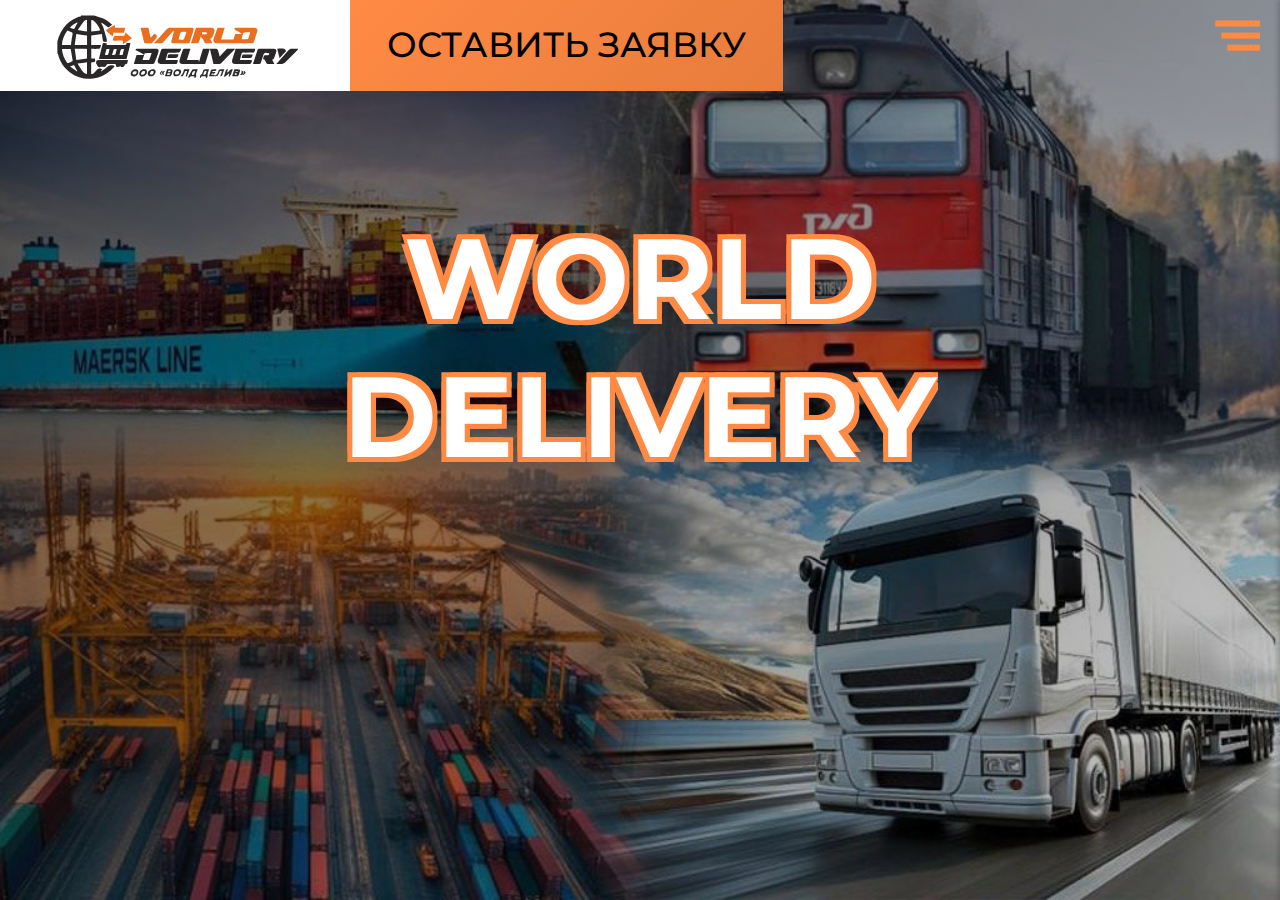
<file: index.html>
<!DOCTYPE html>
<html lang="en">
  <head>
    <meta charset="UTF-8" />
    <title>world-delivery</title>
    <link
      rel="stylesheet"
      href="https://fonts.googleapis.com/css2?family=Montserrat:wght@300;500;700&display=swap"
    />
    <link rel="stylesheet" href="index.css" />
  </head>
  <body>
    <div class="main-container">
      <div class="top-warehouse"></div>
      <div class="rectangle">
        <div class="flex-row">
          <div class="rectangle-1">
            <a href="/" class="logo-link">
              <div class="logo-upscale"></div>
            </a>
            <button class="ellipse" id="open-form-button">
              <span class="leave-request">ОСТАВИТЬ ЗАЯВКУ</span>
            </button>
          </div>
          <button class="burger-menu" id="burger-menu">
            <img
              src="images/burger-icon-on-site.svg"
              alt="Menu"
              class="burger-icon"
            />
          </button>
        </div>
        <span class="world-delivery">WORLD<br />DELIVERY</span>
      </div>
    </div>

    <div id="contact-form" class="form-container">
      <div class="form-header">
        <h2>Отправить заявку</h2>
        <span id="close-form" class="close-button">&times;</span>
      </div>
      <form
        id="contactForm"
        action="http://localhost:8080/submit_form"
        method="POST"
      >
        <input type="text" name="name" placeholder="ВАШЕ имя" required />
        <input type="text" name="phone" placeholder="Телефон" required />
        <input type="email" name="email" placeholder="Почта" required />
        <textarea name="message" placeholder="Сообщение" required></textarea>
        <button type="submit">ОТПРАВИТЬ</button>
      </form>
    </div>

    <div
      id="successMessage"
      style="
        display: none;
        position: fixed;
        top: 50%;
        left: 50%;
        transform: translate(-50%, -50%);
        background-color: #ff8a44;
        color: white;
        padding: 20px;
        border-radius: 8px;
        box-shadow: 0px 0px 10px rgba(0, 0, 0, 0.1);
        z-index: 1001;
        font-family: Montserrat, var(--default-font-family);
        text-align: center;
      "
    >
      Спасибо! Ваша заявка отправлена успешно.
    </div>

    <div id="sidebar-overlay" class="overlay"></div>

    <div class="sidebar" id="sidebar">
      <button class="burger-menu-inside">
        <img src="images/burger-on-siteboard.svg" alt="Close" class="burger-icon" />
      </button>
      <a href="/" class="sidebar-logo">
        <img src="images/logo.svg" alt="Logo" />
      </a>
      <ul class="sidebar-menu">
        <li class="menu-item">О компании</li>
        <li class="menu-item">Услуги</li>
        <li class="menu-item">Документы</li>
        <li class="menu-item">Сотрудничество</li>
        <li class="menu-item">Контакты</li>
        <li class="menu-item">Отзывы</li>
      </ul>
    </div>

    <script src="script.js"></script>
    <script src="index.js"></script>
  </body>
</html>
</file>
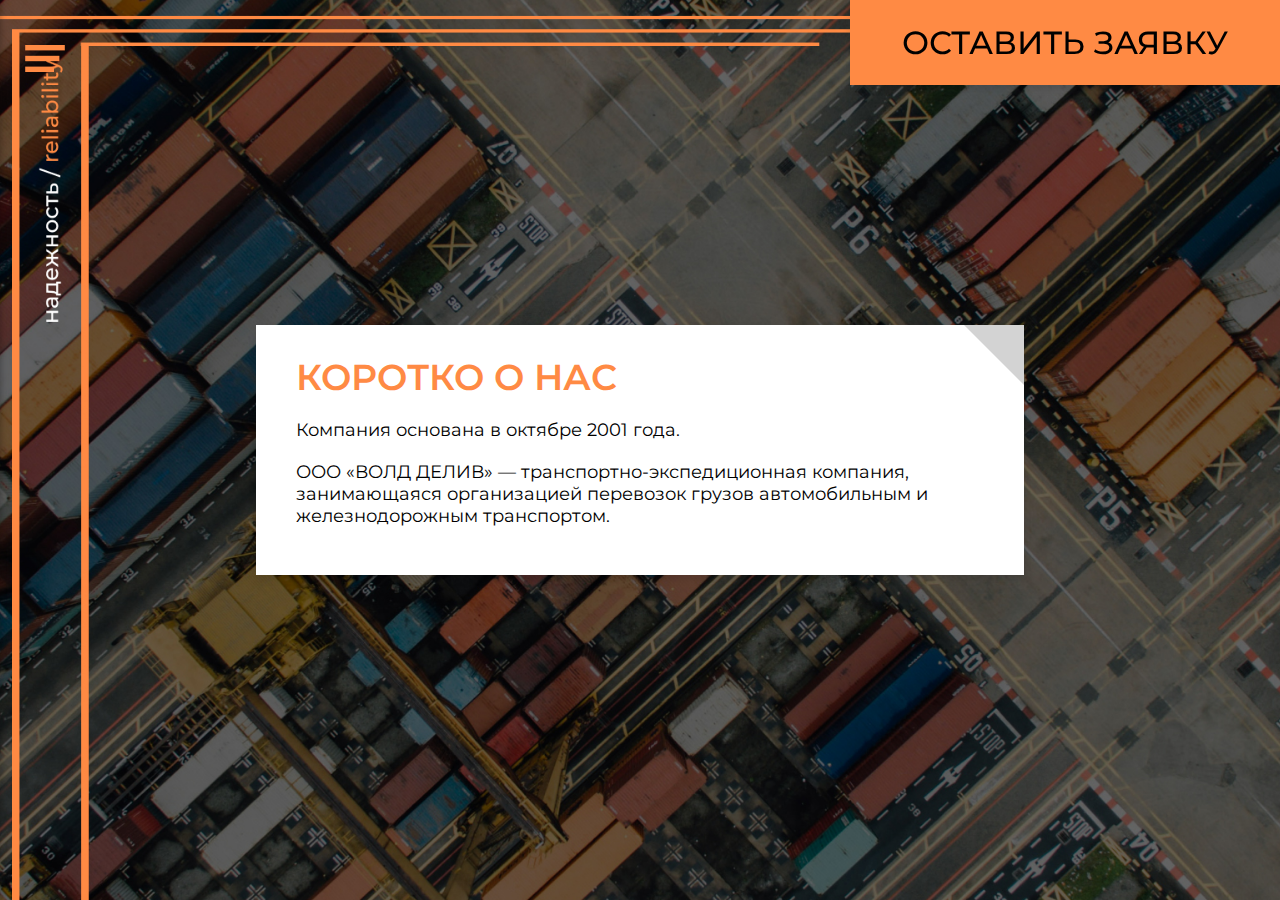
<file: about.html>
<!DOCTYPE html>
<html lang="en">
<head>
    <meta charset="UTF-8" />
    <title>word-delivery</title>
    <link rel="stylesheet" href="https://fonts.googleapis.com/css2?family=Montserrat:wght@300;400;500;600;800&display=swap" />
    <link rel="stylesheet" href="about.css" />
</head>
<body>
    <div class="main-container">
        <!-- Первая секция -->
        <section class="section" id="section-1">
            <div class="background-image"></div>
            <div class="frame"></div>
            <button class="ellipse" id="open-form-button">
                <span class="leave-request">ОСТАВИТЬ ЗАЯВКУ</span>
            </button>
            <div class="text-container">
                <div class="documents">КОРОТКО О НАС</div>
                <div class="description">
                    <p>Компания основана в октябре 2001 года.</p>
                    <p>ООО «ВОЛД ДЕЛИВ» — транспортно-экспедиционная компания, занимающаяся организацией перевозок грузов автомобильным и железнодорожным транспортом.</p>
                </div>
            </div>
        </section>

        <!-- Вторая секция -->
        <section class="section" id="section-2">
            <div class="rectangle-12">
                <span class="special-software">Специальное программное обеспечение, разработанное с целью повышения эффективности работы с клиентами, дает возможность мобильно провести первичную обработку заявки на перевозку, включая ставки и дополнительные расходы.</span>
                <span class="automated-processes">Автоматизированы процессы выставления счетов и операций по взаиморасчетам.</span>
            </div>
            <img src="images/about-sec-pic.png" alt="Dock Image" class="section-image">
        </section>

        <!-- Третья секция -->
        <section class="section" id="section-3">
            <div class="content">
                <span class="our-task">Наша задача</span>
                <div class="rectangle">
                    <span class="reliable-expediter">Быть надежным экспедитором, обеспечивающим высококачественный сервис по конкурентоспособным ценам в области организации перевозок любых видов грузов по России и СНГ.</span>
                </div>
            </div>
        </section>

        <!-- Четвертая секция -->
        <section class="section" id="section-4">
            <div class="header-container">
                <span class="clients-vold-deliv">Клиенты ООО «ВОЛД ДЕЛИВ»</span>
            </div>
            <div class="content">
                <div class="rectangle">
                    <span class="clients-producers-transporters">Клиентами ООО «ВОЛД ДЕЛИВ» являются крупные производители и грузовладельцы в Санкт-Петербурге и Северо-Западном регионе России, осуществляющие поставки товаров в регионы России и СНГ.</span>
                    <span class="train-shipment">Подача подвижного состава и организация отправки возможны на любой станции ж. д. узла г.Санкт – Петербурга, включая два морских порта.</span>
                </div>
            </div>
        </section>

        <!-- Контейнер с формой -->
        <div id="contact-form" class="form-container">
            <div class="form-header">
                <h2>Отправить заявку</h2>
                <span id="close-form" class="close-button">&times;</span>
            </div>
            <form id="contactForm" action="http://localhost:8080/submit_form" method="POST">
                <input type="text" name="name" placeholder="ВАШЕ имя" required>
                <input type="text" name="phone" placeholder="Телефон" required>
                <input type="email" name="email" placeholder="Почта" required>
                <textarea name="message" placeholder="Сообщение" required></textarea>
                <button type="submit">ОТПРАВИТЬ</button>
            </form>
        </div>

        <!-- Сообщение об успешной отправке -->
        <div id="successMessage" style="display: none; position: fixed; top: 50%; left: 50%; transform: translate(-50%, -50%); background-color: #ff8a44; color: white; padding: 20px; border-radius: 8px; box-shadow: 0px 0px 10px rgba(0, 0, 0, 0.1); z-index: 1001; font-family: Montserrat, var(--default-font-family); text-align: center;">
            Спасибо! Ваша заявка отправлена успешно.
        </div>

        <!-- Затемняющий слой -->
        <div id="sidebar-overlay" class="overlay"></div>

        <!-- Sidebar меню, которое будет появляться слева -->
        <div class="sidebar" id="sidebar">
            <button class="burger-menu-inside">
                <img src="images/burger-on-siteboard.svg" alt="Close" class="burger-icon">
            </button>
            <a href="/" class="sidebar-logo">
                <img src="images/logo.svg" alt="Logo">
            </a>
            <ul class="sidebar-menu">
                <li class="menu-item">О компании</li>
                <li class="menu-item">Услуги</li>
                <li class="menu-item">Документы</li>
                <li class="menu-item">Сотрудничество</li>
                <li class="menu-item">Контакты</li>
                <li class="menu-item">Отзывы</li>
            </ul>
        </div>

    </div>
    <script src="reviews.js"></script>
</body>
</html>
</file>
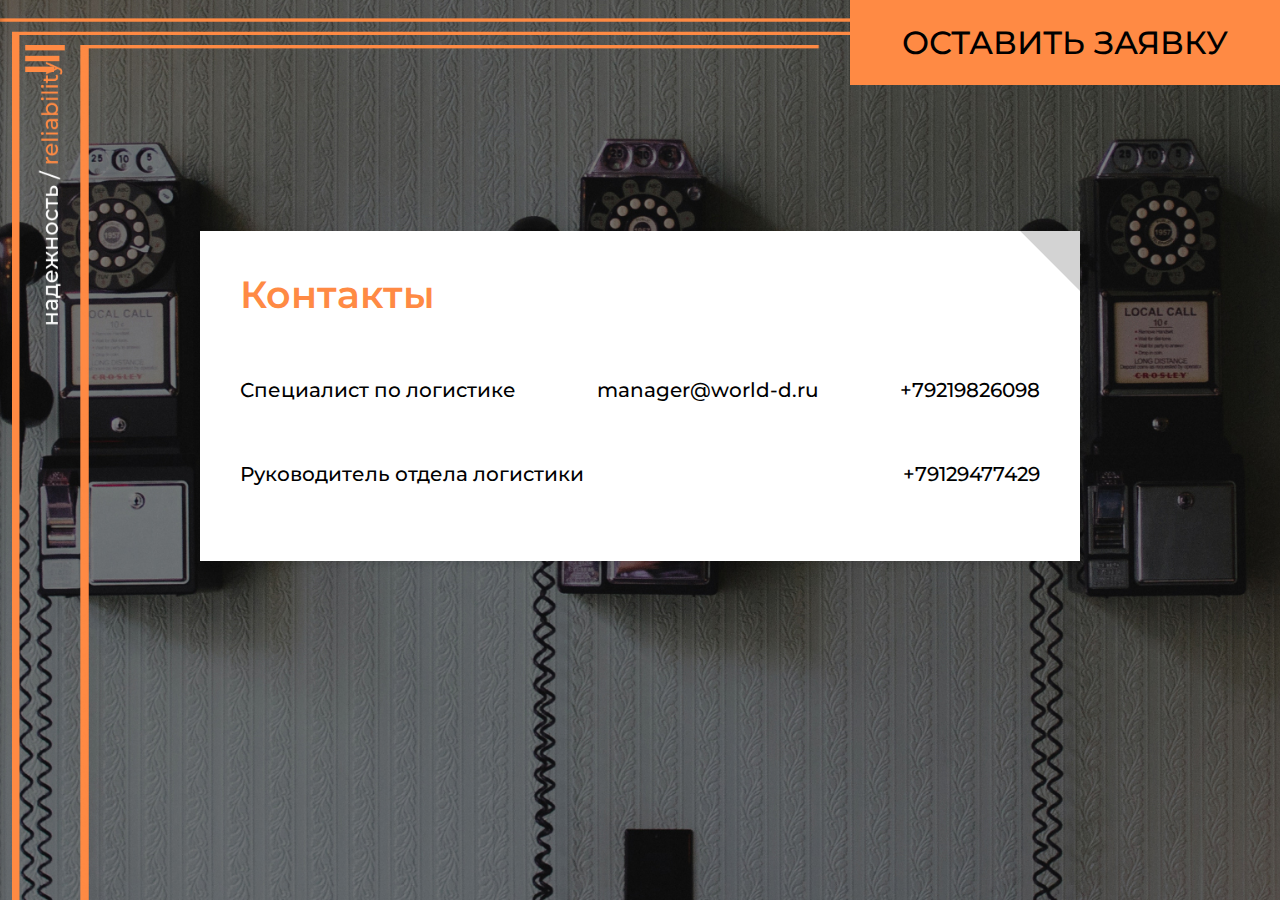
<file: contacts.html>
<!DOCTYPE html>
<html lang="en">
  <head>
    <meta charset="UTF-8" />
    <title>word-delivery</title>
    <link rel="stylesheet" href="https://fonts.googleapis.com/css2?family=Montserrat:wght@500;600&display=swap" />
    <link rel="stylesheet" href="contacts.css" />
  </head>
  <body>
    <div class="main-container">
      <div class="background-image"></div>
      <div class="rectangle">
        <button class="ellipse" id="open-form-button">
          <span class="leave-request">ОСТАВИТЬ ЗАЯВКУ</span>
        </button>
        <div class="frame">
          <!-- Иконка бургер-меню -->
        </div>
        <div class="contacts-content">
          <span class="contacts-1">Контакты</span>
          <div class="contacts-info">
            <div class="contact-block">
              <span class="text-3">Специалист по логистике</span>
              <span class="text-4">manager@world-d.ru</span>
              <span class="text-5">+79219826098</span>
            </div>
            <div class="contact-block">
              <span class="text-3">Руководитель отдела логистики</span>
              <span class="text-4"></span>
              <span class="text-5">+79129477429</span>
            </div>
          </div>
        </div>
      </div>
    </div>

    <!-- Контейнер с формой -->
    <div id="contact-form" class="form-container">
      <div class="form-header">
        <h2>Отправить заявку</h2>
        <span id="close-form" class="close-button">&times;</span>
      </div>
      <form id="contactForm" action="http://localhost:8080/submit_form" method="POST">
        <input type="text" name="name" placeholder="ВАШЕ имя" required>
        <input type="text" name="phone" placeholder="Телефон" required>
        <input type="email" name="email" placeholder="Почта" required>
        <textarea name="message" placeholder="Сообщение" required></textarea>
        <button type="submit">ОТПРАВИТЬ</button>
      </form>
    </div>

    <!-- Сообщение об успешной отправке -->
    <div id="successMessage" style="display: none; position: fixed; top: 50%; left: 50%; transform: translate(-50%, -50%); background-color: #ff8a44; color: white; padding: 20px; border-radius: 8px; box-shadow: 0px 0px 10px rgba(0, 0, 0, 0.1); z-index: 1001; font-family: Montserrat, var(--default-font-family); text-align: center;">
      Спасибо! Ваша заявка отправлена успешно.
    </div>

    <div id="sidebar-overlay" class="overlay"></div>

    <!-- Sidebar меню, которое будет появляться слева -->
    <div class="sidebar" id="sidebar">
      <button class="burger-menu-inside">
        <img src="images/burger-on-siteboard.svg" alt="Close" class="burger-icon">
      </button>
      <a href="/" class="sidebar-logo">
        <img src="images/logo.svg" alt="Logo">
      </a>
      <ul class="sidebar-menu">
        <li class="menu-item">О компании</li>
        <li class="menu-item">Услуги</li>
        <li class="menu-item">Документы</li>
        <li class="menu-item">Сотрудничество</li>
        <li class="menu-item">Контакты</li>
        <li class="menu-item">Отзывы</li>
      </ul>
    </div>

    <script src="reviews.js"></script>
  </body>
</html>
</file>
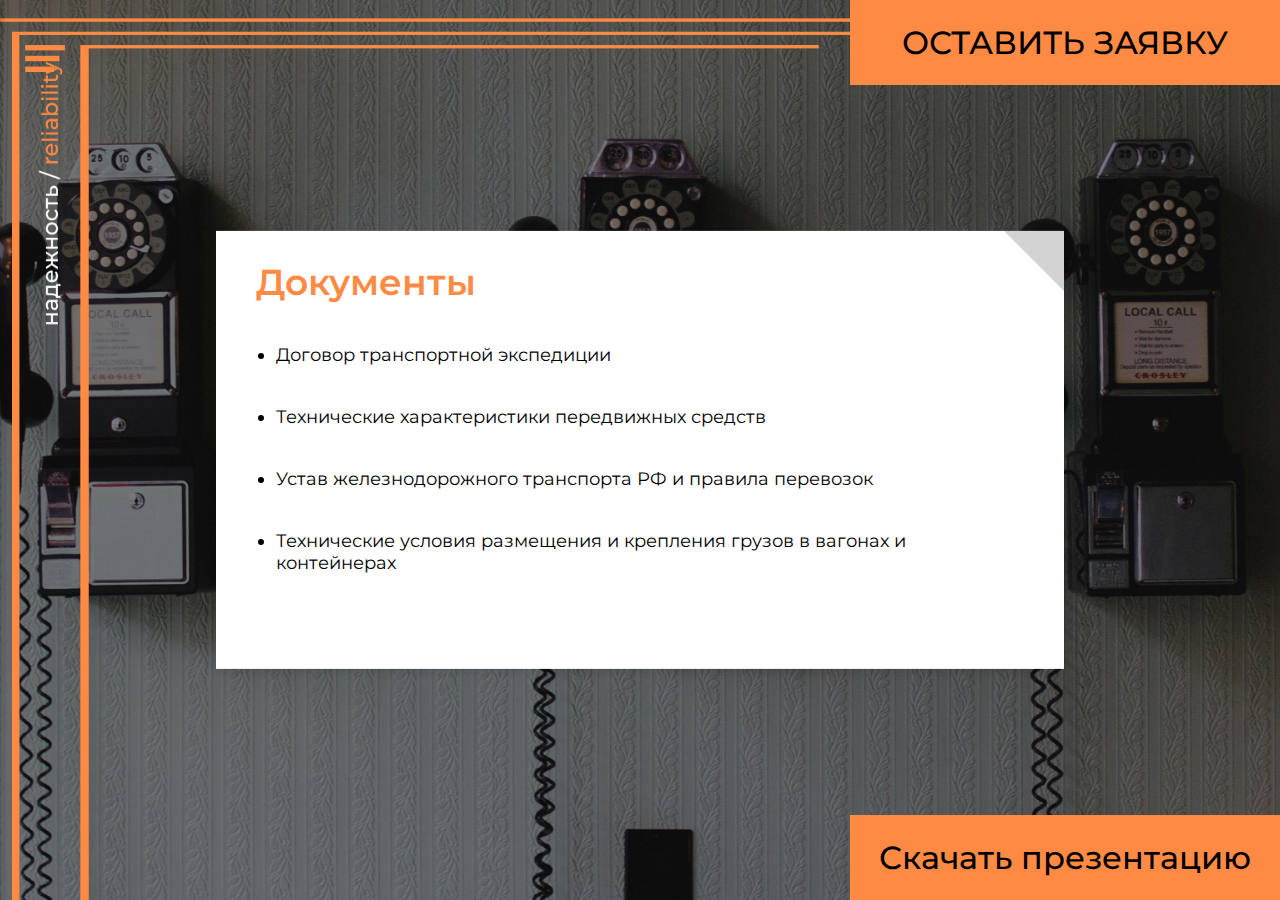
<file: documents.html>
<!DOCTYPE html>
<html lang="en">
<head>
    <meta charset="UTF-8" />
    <title>word-delivery</title>
    <link rel="stylesheet" href="https://fonts.googleapis.com/css2?family=Montserrat:wght@300;400;500;600&display=swap" />
    <link rel="stylesheet" href="documents.css" />
</head>
<body>
    <div class="main-container">
        <div class="background-image"></div>
        <button class="ellipse" id="open-form-button">
            <span class="leave-request">ОСТАВИТЬ ЗАЯВКУ</span>
        </button>
        <div class="frame">
            <!-- Иконка бургер-меню -->
        </div>
        <div class="text-container">
            <span class="documents">Документы</span>
            <div class="transportation-agreement">
                <ul>
                    <li>Договор транспортной экспедиции</li>
                    <li>Технические характеристики передвижных средств</li>
                    <li>Устав железнодорожного транспорта РФ и правила перевозок</li>
                    <li>Технические условия размещения и крепления грузов в вагонах и контейнерах</li>
                </ul>
            </div>
        </div>
        <a href="http://localhost:8080/download" class="rectangle-e">
            <span class="download-presentation">Скачать презентацию</span>
        </a>
    </div>

    <!-- Контейнер с формой -->
    <div id="contact-form" class="form-container">
        <div class="form-header">
            <h2>Отправить заявку</h2>
            <span id="close-form" class="close-button">&times;</span>
        </div>
        <form id="contactForm" action="http://localhost:8080/submit_form" method="POST">
            <input type="text" name="name" placeholder="ВАШЕ имя" required>
            <input type="text" name="phone" placeholder="Телефон" required>
            <input type="email" name="email" placeholder="Почта" required>
            <textarea name="message" placeholder="Сообщение" required></textarea>
            <button type="submit">ОТПРАВИТЬ</button>
        </form>
    </div>

    <!-- Сообщение об успешной отправке -->
    <div id="successMessage"
        style="display: none; position: fixed; top: 50%; left: 50%; transform: translate(-50%, -50%); background-color: #ff8a44; color: white; padding: 20px; border-radius: 8px; box-shadow: 0px 0px 10px rgba(0, 0, 0, 0.1); z-index: 1001; font-family: Montserrat, var(--default-font-family); text-align: center;">
        Спасибо! Ваша заявка отправлена успешно.
    </div>

    <div id="sidebar-overlay" class="overlay"></div>

    <!-- Sidebar меню, которое будет появляться слева -->
    <div class="sidebar" id="sidebar">
        <button class="burger-menu-inside">
            <img src="images/burger-on-siteboard.svg" alt="Close" class="burger-icon">
        </button>
        <a href="/" class="sidebar-logo">
            <img src="images/logo.svg" alt="Logo">
        </a>
        <ul class="sidebar-menu">
            <li class="menu-item">О компании</li>
            <li class="menu-item">Услуги</li>
            <li class="menu-item">Документы</li>
            <li class="menu-item">Сотрудничество</li>
            <li class="menu-item">Контакты</li>
            <li class="menu-item">Отзывы</li>
        </ul>
    </div>

    <script src="reviews.js"></script>
</body>
</html>
</file>
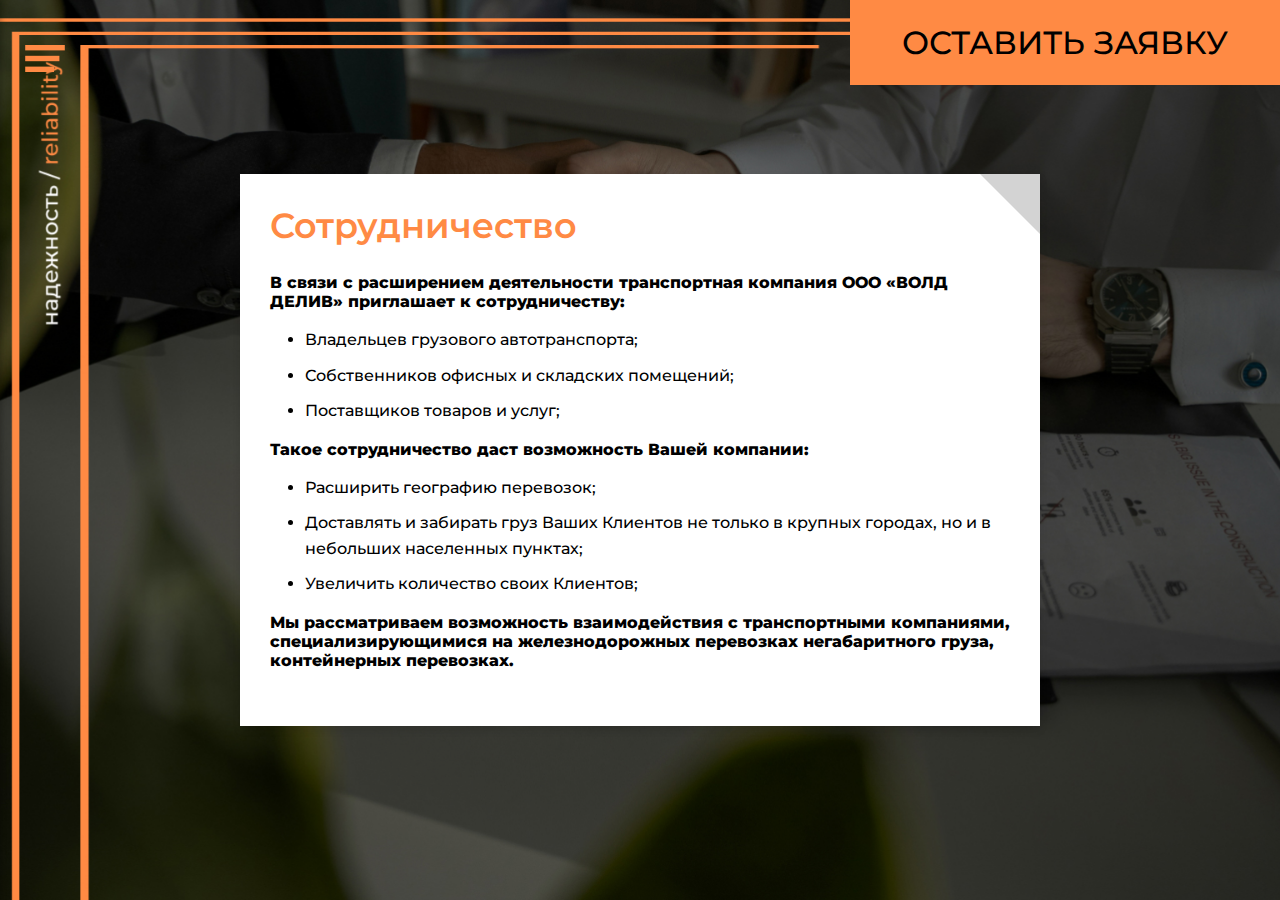
<file: partnership.html>
<!DOCTYPE html>
<html lang="en">
<head>
    <meta charset="UTF-8"/>
    <title>word-delivery</title>
    <link rel="stylesheet" href="https://fonts.googleapis.com/css2?family=Montserrat:wght@500;600&display=swap"/>
    <link rel="stylesheet" href="partnership.css"/>
</head>
<body>
<div class="main-container">
    <div class="background-image"></div>
    <div class="rectangle">
        <button class="ellipse" id="open-form-button">
            <span class="leave-request">ОСТАВИТЬ ЗАЯВКУ</span>
        </button>
        <div class="frame">
            <!-- Иконка бургер-меню -->
        </div>
        <div class="contacts-content">
            <span class="contacts-1">Сотрудничество</span>
            <div class="contacts-info">
                <div class="contact-block">
                    <p class="text-bold">
                        В связи с расширением деятельности транспортная компания ООО «ВОЛД ДЕЛИВ» приглашает к сотрудничеству:
                    </p>
                    <ul class="bullet-points">
                        <li>Владельцев грузового автотранспорта;</li>
                        <li>Собственников офисных и складских помещений;</li>
                        <li>Поставщиков товаров и услуг;</li>
                    </ul>
                    <p class="text-bold">
                        Такое сотрудничество даст возможность Вашей компании:
                    </p>
                    <ul class="bullet-points">
                        <li>Расширить географию перевозок;</li>
                        <li>Доставлять и забирать груз Ваших Клиентов не только в крупных городах, но и в небольших населенных пунктах;</li>
                        <li>Увеличить количество своих Клиентов;</li>
                    </ul>
                    <p class="text-bold">
                        Мы рассматриваем возможность взаимодействия с транспортными компаниями, специализирующимися на железнодорожных перевозках негабаритного груза, контейнерных перевозках.
                    </p>
                </div>
            </div>
        </div>
    </div>
</div>

<!-- Контейнер с формой -->
<div id="contact-form" class="form-container">
    <div class="form-header">
        <h2>Отправить заявку</h2>
        <span id="close-form" class="close-button">&times;</span>
    </div>
    <form id="contactForm" action="http://localhost:8080/submit_form" method="POST">
        <input type="text" name="name" placeholder="ВАШЕ имя" required>
        <input type="text" name="phone" placeholder="Телефон" required>
        <input type="email" name="email" placeholder="Почта" required>
        <textarea name="message" placeholder="Сообщение" required></textarea>
        <button type="submit">ОТПРАВИТЬ</button>
    </form>
</div>

<!-- Сообщение об успешной отправке -->
<div id="successMessage"
     style="display: none; position: fixed; top: 50%; left: 50%; transform: translate(-50%, -50%); background-color: #ff8a44; color: white; padding: 20px; border-radius: 8px; box-shadow: 0px 0px 10px rgba(0, 0, 0, 0.1); z-index: 1001; font-family: Montserrat, var(--default-font-family); text-align: center;">
    Спасибо! Ваша заявка отправлена успешно.
</div>

<div id="sidebar-overlay" class="overlay"></div>

<!-- Sidebar меню, которое будет появляться слева -->
<div class="sidebar" id="sidebar">
    <button class="burger-menu-inside">
        <img src="images/burger-on-siteboard.svg" alt="Close" class="burger-icon">
    </button>
    <a href="/" class="sidebar-logo">
        <img src="images/logo.svg" alt="Logo">
    </a>
    <ul class="sidebar-menu">
        <li class="menu-item">О компании</li>
        <li class="menu-item">Услуги</li>
        <li class="menu-item">Документы</li>
        <li class="menu-item">Сотрудничество</li>
        <li class="menu-item">Контакты</li>
        <li class="menu-item">Отзывы</li>
    </ul>
</div>

<script src="reviews.js"></script>
</body>
</html>
</file>
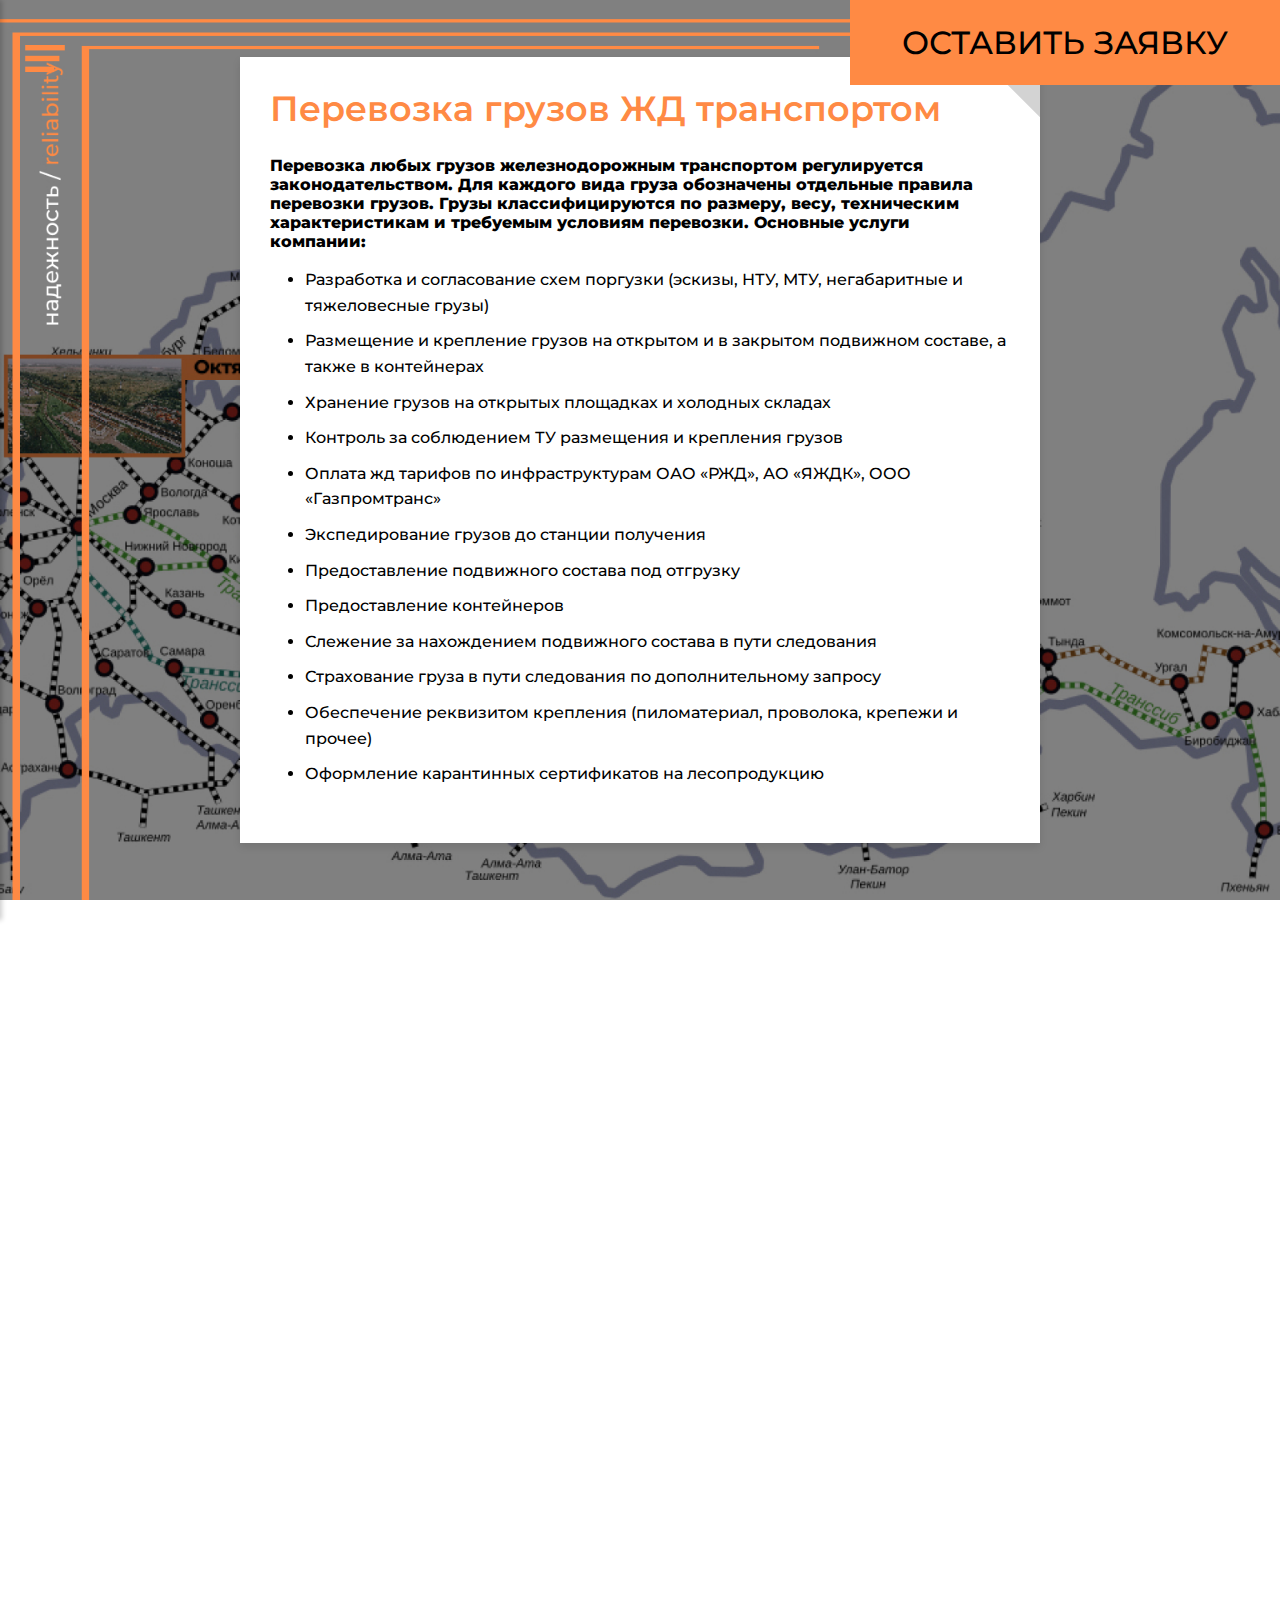
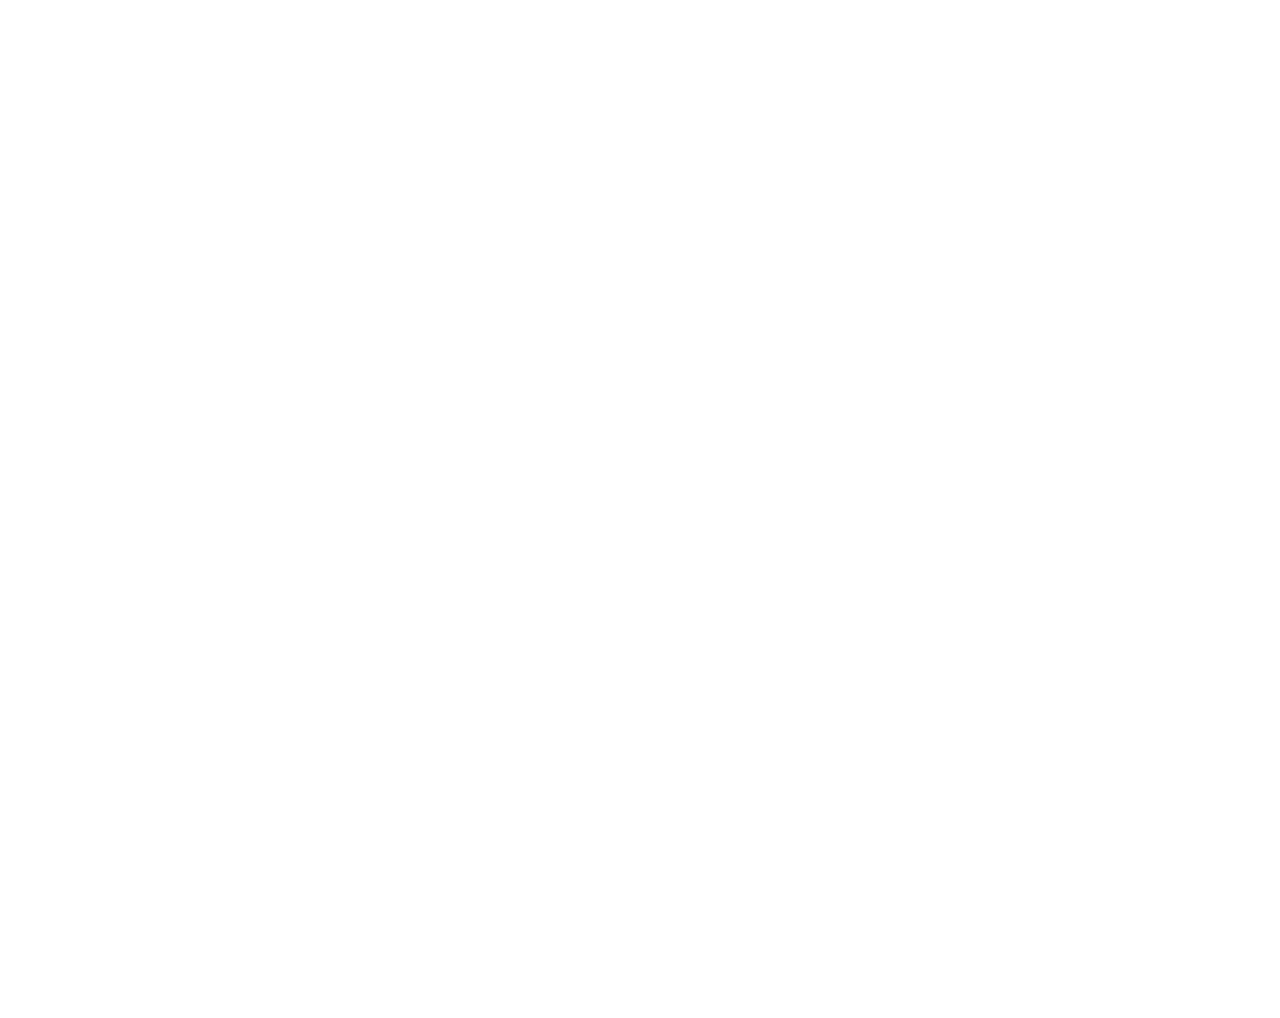
<file: railway-services.html>
<!DOCTYPE html>
<html lang="en">
<head>
    <meta charset="UTF-8"/>
    <title>word-delivery</title>
    <link rel="stylesheet" href="https://fonts.googleapis.com/css2?family=Montserrat:wght@500;600&display=swap"/>
    <link rel="stylesheet" href="railway-services.css"/>
</head>
<body>
<div class="main-container">
    <div class="background-image"></div>
    <div class="rectangle">
        <button class="ellipse" id="open-form-button">
            <span class="leave-request">ОСТАВИТЬ ЗАЯВКУ</span>
        </button>
        <div class="frame">
            <!-- Иконка бургер-меню -->
        </div>
        <div class="contacts-content">
            <span class="contacts-1">Перевозка грузов ЖД транспортом</span>
            <div class="contacts-info">
                <div class="contact-block">
                    <p class="text-bold">
                        Перевозка любых грузов железнодорожным транспортом регулируется законодательством. Для каждого вида груза обозначены отдельные правила перевозки грузов. Грузы классифицируются по размеру, весу, техническим характеристикам и требуемым условиям перевозки. Основные услуги компании:
                        <ul class="bullet-points">
                            <li>Разработка и согласование схем поргузки (эскизы, НТУ, МТУ, негабаритные и тяжеловесные грузы)</li>
                            <li>Размещение и крепление грузов на открытом и в закрытом подвижном составе, а также в контейнерах</li>
                            <li>Хранение грузов на открытых площадках и холодных складах</li>
                            <li>Контроль за соблюдением ТУ размещения и крепления грузов</li>
                            <li>Оплата жд тарифов по инфраструктурам ОАО «РЖД», АО «ЯЖДК», ООО «Газпромтранс»</li>
                            <li>Экспедирование грузов до станции получения</li>
                            <li>Предоставление подвижного состава под отгрузку</li>
                            <li>Предоставление контейнеров</li>
                            <li>Слежение за нахождением подвижного состава в пути следования</li>
                            <li>Страхование груза в пути следования по дополнительному запросу</li>
                            <li>Обеспечение реквизитом крепления (пиломатериал, проволока, крепежи и прочее)</li>
                            <li>Оформление карантинных сертификатов на лесопродукцию</li>
                        </ul>
                    </p>
                </div>
            </div>
        </div>
    </div>
</div>

<div class="additional-section">
    <h2 class="section-title">Организация перевозок железнодорожным транспортом</h2>
    <div class="grid-container">
        <div class="info-block">
            <h3>Преимущества перевозок железнодорожным транспортом:</h3>
            <ul>
                <li>Безопасность. Они считаются одними из самых безопасных и защищенных от внешних влияний во время перемещения грузов.</li>
                <li>Оснащенность. Элементы конструкции вагонов позволяют надежно закрепить те или иные грузы, что позволяет заказчику не переживать за
                    их целостность в пути.</li>
                <li>Большая грузоподъемность. Грузоподъемность 1 единицы подвижного состава составляет от 69 тонн, что значительно упрощает выбор
                    способа перевозки и ведение подготовительных работ с грузом для транспортировки.</li>
                <li>Отсутствие лимитов нагрузки в любое время года. Нет рисков снижения несущей способности железных дорог, что исключает
                    дополнительные расходы на перевозку грузов.</li>
            </ul>
        </div>
        <div class="info-block">
            <h3>Организация перевозок железнодорожным транспортом делится на три основных этапа:</h3>
            <ul>
                <li>Подготовка. Анализ груза, подбор оптимального варианта маршрута перевозки, подбор вида подвижного состава, способа размещения и крепления груза.</li>
                <li>Погрузочно-разгрузочные работы. Прием груза и осуществление его погрузки в вагоны. Погрузка груза осуществляется ручным или механизированным способом, а также способом самостоятельного заезда на подвижной состав. Для размещения груза и его крепления на подвижном составе задействованы бригады ПРР, состоящие из квалифицированного персонала, а также лица инженерно-технического персонала.</li>
                <li>Выдача. Заключительный этап - передача груза получателю. Передача груза осуществляется как на станции назначения по прибытии вагона, так и на складах заказчика.</li>
            </ul>
        </div>
        <div class="info-block">
            <h3>Габариты погрузки железных дорог колеи 1520 мм</h3>
            <p>Применяются следующие габариты:</p>
            <ul>
                <li>Основной — для всех грузов;</li>
                <li>Льготный — для грузов, расположенных в пределах кузова вагона или платформы;</li>
                <li>Зональный — для лесных грузов.</li>
            </ul>
            <p>Для некоторых участков железных дорог применимость этих габаритов ограничена.</p>
            <h3>Определение степени негабаритности</h3>
            <p>Устанавливаются три основных зоны негабаритности:</p>
            <ul>
                <li>Зона нижней негабаритности – 6 степеней</li>
                <li>Зона боковой негабаритности – 6 степеней</li>
                <li>Зона верхней негабаритности – 3 степени</li>
            </ul>
            <p>Груз, превышающий предельные очертания зон негабаритности, а также габарит погрузки в нижней и верхней частях, называется сверхнегабаритным – 8 степень.</p>
        </div>
    </div>
    
    <div class="over-dimensional-block">
        <h3>Негабаритность груза</h3>
        <p>Груз, включая упаковку и крепление, является негабаритным, если он при размещении на открытом подвижном составе, находящемся на прямом горизонтальном участке пути и при совмещении продольной вертикальной плоскости симметрии вагона с осью железнодорожного пути, превышает очертание основного габарита погрузки, или его геометрические выносы в кривых за пределы основного габарита погрузки превышают геометрические выносы в соответствующих кривых расчётного вагона (вагона с длиной рамы 24 м и базой 17 м).</p>
    </div>  
    
    
    <div class="image-container">
        <img src="images/gab.png" alt="Габариты погрузки" class="responsive-image">
    </div>
    
</div>

<div id="contact-form" class="form-container">
    <div class="form-header">
        <h2>Отправить заявку</h2>
        <span id="close-form" class="close-button">&times;</span>
    </div>
    <form id="contactForm" action="http://localhost:8080/submit_form" method="POST">
        <input type="text" name="name" placeholder="ВАШЕ имя" required>
        <input type="text" name="phone" placeholder="Телефон" required>
        <input type="email" name="email" placeholder="Почта" required>
        <textarea name="message" placeholder="Сообщение" required></textarea>
        <button type="submit">ОТПРАВИТЬ</button>
    </form>
</div>
<div id="successMessage" style="display: none; position: fixed; top: 50%; left: 50%; transform: translate(-50%, -50%); background-color: #ff8a44; color: white; padding: 20px; border-radius: 8px; box-shadow: 0px 0px 10px rgba(0, 0, 0, 0.1); z-index: 1001; font-family: Montserrat, var(--default-font-family); text-align: center;">
    Спасибо! Ваша заявка отправлена успешно.
</div>

<div id="sidebar-overlay" class="overlay"></div>

<div class="sidebar" id="sidebar">
    <button class="burger-menu-inside">
        <img src="images/burger-on-siteboard.svg" alt="Close" class="burger-icon">
    </button>
    <a href="/" class="sidebar-logo">
        <img src="images/logo.svg" alt="Logo">
    </a>
    <ul class="sidebar-menu">
        <li class="menu-item">О компании</li>
        <li class="menu-item">Услуги</li>
        <li class="menu-item">Документы</li>
        <li class="menu-item">Сотрудничество</li>
        <li class="menu-item">Контакты</li>
        <li class="menu-item">Отзывы</li>
    </ul>
</div>

<script src="reviews.js"></script>
</body>
</html>
</file>
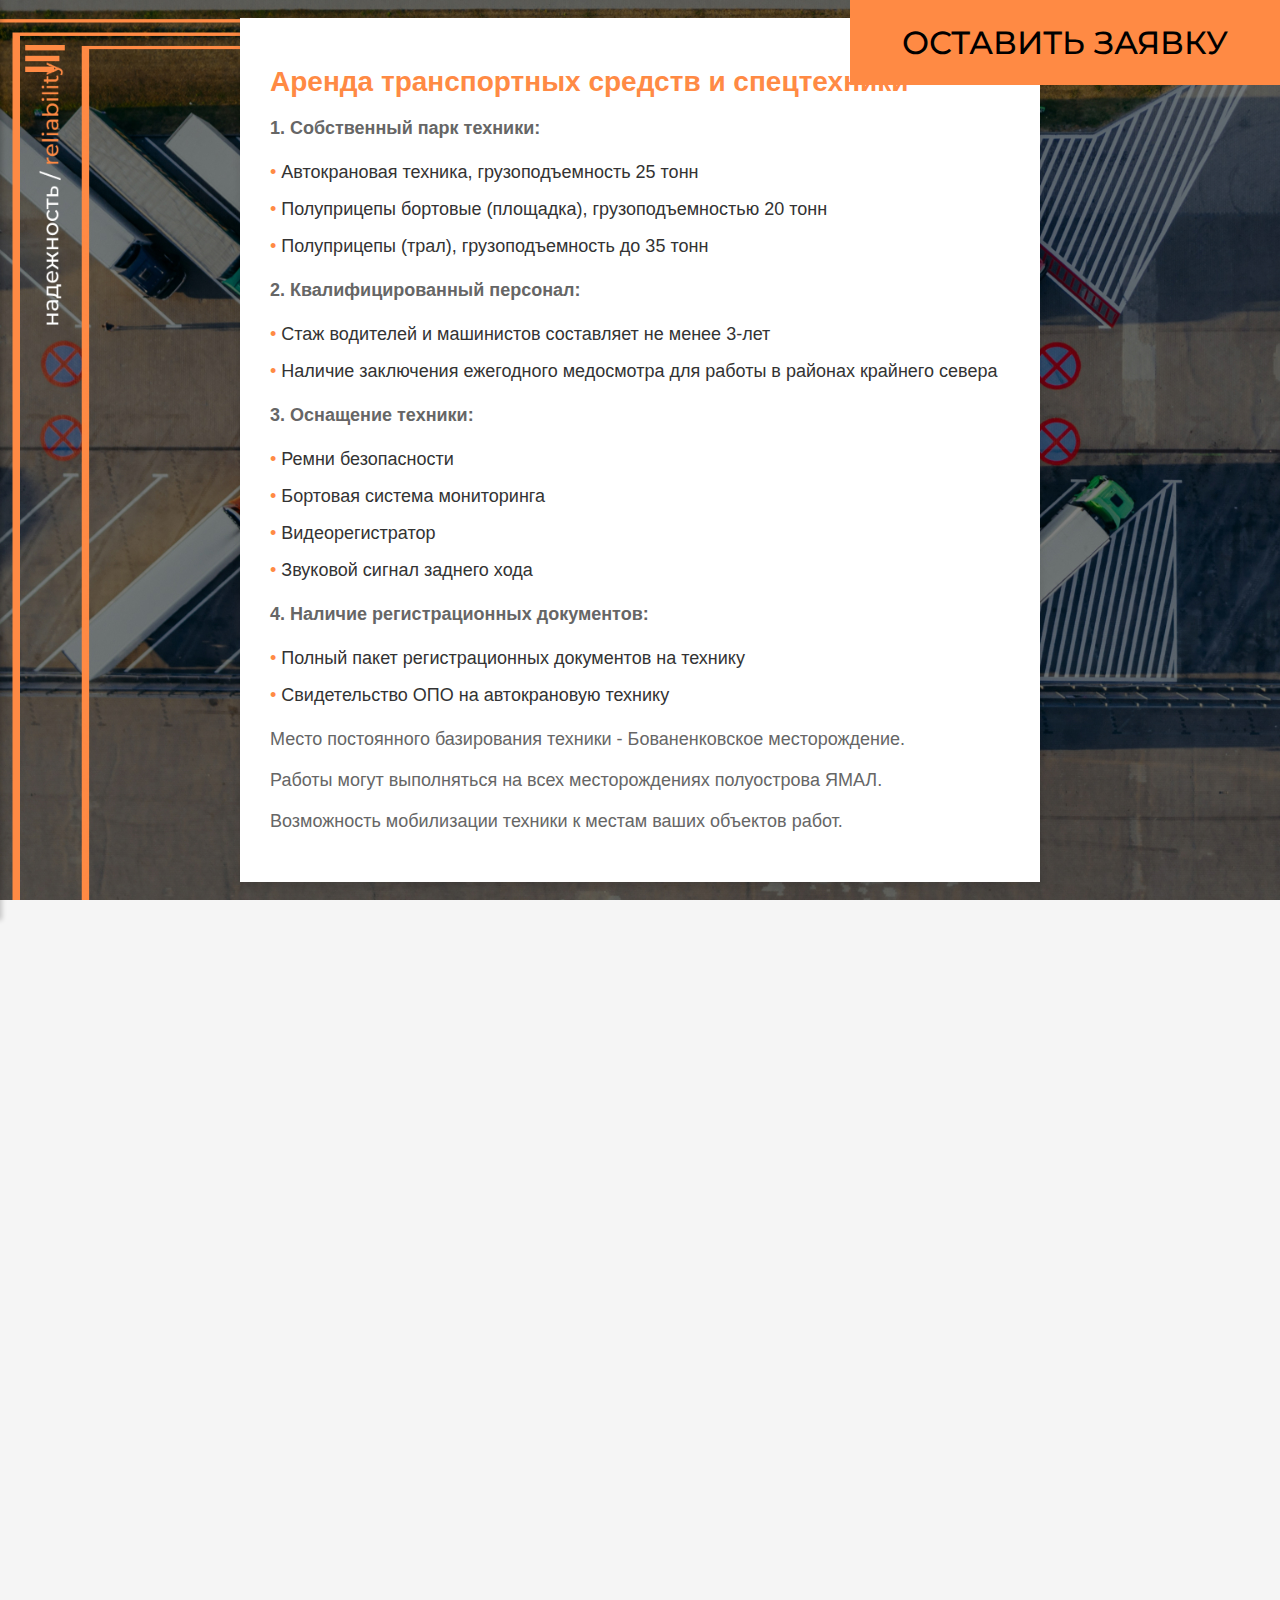
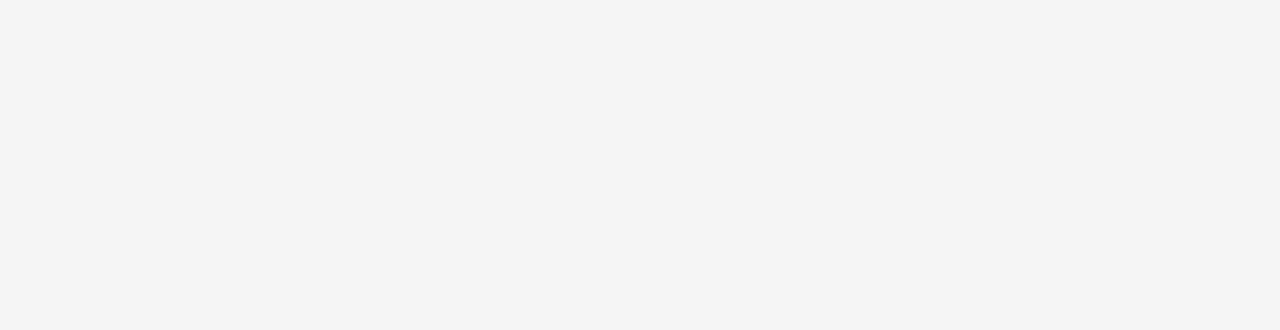
<file: rental-services.html>
<!DOCTYPE html>
<html lang="ru">
<head>
    <meta charset="UTF-8"/>
    <title>Аренда транспортных средств и спецтехники</title>
    <link rel="stylesheet" href="https://fonts.googleapis.com/css2?family=Montserrat:wght@500;600&display=swap"/>
    <link rel="stylesheet" href="rental-services.css"/>
</head>
<body>
<div class="main-container">
    <div class="background-image"></div>
    <div class="rectangle">
        <button class="ellipse" id="open-form-button">
            <span class="leave-request">ОСТАВИТЬ ЗАЯВКУ</span>
        </button>
        <div class="frame">
            <!-- Иконка бургер-меню -->
        </div>
        <div class="content">
            <h1>Аренда транспортных средств и спецтехники</h1>
            <p><strong>1. Собственный парк техники:</strong></p>
            <ul>
                <li>Автокрановая техника, грузоподъемность 25 тонн</li>
                <li>Полуприцепы бортовые (площадка), грузоподъемностью 20 тонн</li>
                <li>Полуприцепы (трал), грузоподъемность до 35 тонн</li>
            </ul>
            <p><strong>2. Квалифицированный персонал:</strong></p>
            <ul>
                <li>Стаж водителей и машинистов составляет не менее 3-лет</li>
                <li>Наличие заключения ежегодного медосмотра для работы в районах крайнего севера</li>
            </ul>
            <p><strong>3. Оснащение техники:</strong></p>
            <ul>
                <li>Ремни безопасности</li>
                <li>Бортовая система мониторинга</li>
                <li>Видеорегистратор</li>
                <li>Звуковой сигнал заднего хода</li>
            </ul>
            <p><strong>4. Наличие регистрационных документов:</strong></p>
            <ul>
                <li>Полный пакет регистрационных документов на технику</li>
                <li>Свидетельство ОПО на автокрановую технику</li>
            </ul>
            <p>Место постоянного базирования техники - Бованенковское месторождение.</p>
            <p>Работы могут выполняться на всех месторождениях полуострова ЯМАЛ.</p>
            <p>Возможность мобилизации техники к местам ваших объектов работ.</p>
        </div>
    </div>
</div>

<div id="contact-form" class="form-container">
    <div class="form-header">
        <h2>Отправить заявку</h2>
        <span id="close-form" class="close-button">&times;</span>
    </div>
    <form id="contactForm" action="http://localhost:8080/submit_form" method="POST">
        <input type="text" name="name" placeholder="ВАШЕ имя" required>
        <input type="text" name="phone" placeholder="Телефон" required>
        <input type="email" name="email" placeholder="Почта" required>
        <textarea name="message" placeholder="Сообщение" required></textarea>
        <button type="submit">ОТПРАВИТЬ</button>
    </form>
</div>

<section class="map-section">
    <img src="images/map123.jpg" alt="Карта расположения" class="styled-map">
</section>


<!-- Сообщение об успешной отправке -->
<div id="successMessage" style="display: none; position: fixed; top: 50%; left: 50%; transform: translate(-50%, -50%); background-color: #ff8a44; color: white; padding: 20px; border-radius: 8px; box-shadow: 0px 0px 10px rgba(0, 0, 0, 0.1); z-index: 1001; font-family: Montserrat, var(--default-font-family); text-align: center;">
    Спасибо! Ваша заявка отправлена успешно.
</div>

<div id="sidebar-overlay" class="overlay"></div>

<!-- Sidebar меню, которое будет появляться слева -->
<div class="sidebar" id="sidebar">
    <button class="burger-menu-inside">
        <img src="images/burger-on-siteboard.svg" alt="Close" class="burger-icon">
    </button
    <a href="/" class="sidebar-logo">
        <img src="images/logo.svg" alt="Logo">
    </a>
    <ul class="sidebar-menu">
        <li class="menu-item">О компании</li>
        <li class="menu-item">Услуги</li>
        <li class="menu-item">Документы</li>
        <li class="menu-item">Сотрудничество</li>
        <li class="menu-item">Контакты</li>
        <li class="menu-item">Отзывы</li>
    </ul>
</div>

<script src="reviews.js"></script>
</body>
</html>
</file>
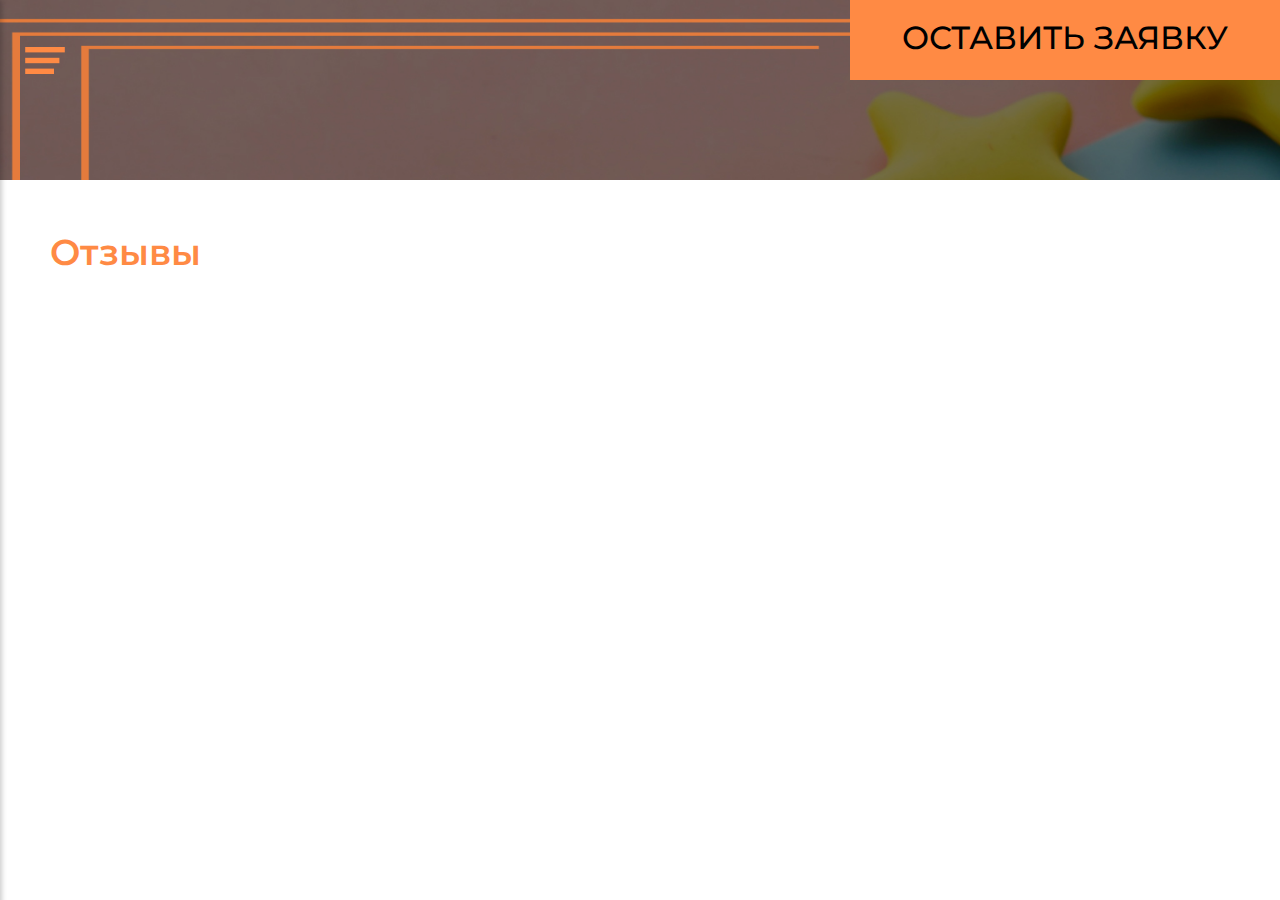
<file: reviews.html>
<!DOCTYPE html>
<html lang="en">
  <head>
    <meta charset="UTF-8" />
    <title>word-delivery</title>
    <link rel="stylesheet" href="https://fonts.googleapis.com/css2?family=Montserrat:wght@500;600&display=swap" />
    <link rel="stylesheet" href="reviews.css" />
  </head>
  <body>
    <div class="main-container">
      <div class="jonathan-kemper-unsplash"></div>
      <div class="rectangle">
        <button class="ellipse" id="open-form-button">
          <span class="leave-request">ОСТАВИТЬ ЗАЯВКУ</span>
        </button>
        <div class="line-1"></div>
        <div class="line-2"></div>
        <div class="line-3"></div>
        <div class="line-4"></div>
        <div class="line-5"></div>
        <div class="line"></div>
        <div class="frame"></div>
      </div>
      <div class="rectangle-1"><span class="reviews-2">Отзывы</span></div>
    </div>


    <div id="contact-form" class="form-container">
      <div class="form-header">
        <h2>Отправить заявку</h2>
        <span id="close-form" class="close-button">&times;</span>
      </div>
      <form id="contactForm" action="http://localhost:8080/submit_form" method="POST">
        <input type="text" name="name" placeholder="ВАШЕ имя" required>
        <input type="text" name="phone" placeholder="Телефон" required>
        <input type="email" name="email" placeholder="Почта" required>
        <textarea name="message" placeholder="Сообщение" required></textarea>
        <button type="submit">ОТПРАВИТЬ</button>
      </form>
    </div>

    <!-- Сообщение об успешной отправке -->
    <div id="successMessage" style="display: none; position: fixed; top: 50%; left: 50%; transform: translate(-50%, -50%); background-color: #ff8a44; color: white; padding: 20px; border-radius: 8px; box-shadow: 0px 0px 10px rgba(0, 0, 0, 0.1); z-index: 1001; font-family: Montserrat, var(--default-font-family); text-align: center;">
      Спасибо! Ваша заявка отправлена успешно.
    </div>

    <div id="sidebar-overlay" class="overlay"></div>

    <!-- Sidebar меню, которое будет появляться слева -->
    <div class="sidebar" id="sidebar">
      <button class="burger-menu-inside">
        <img src="images/burger-on-siteboard.svg" alt="Close" class="burger-icon">
      </button>
      <a href="/" class="sidebar-logo">
        <img src="images/logo.svg" alt="Logo">
      </a>
      <ul class="sidebar-menu">
        <li class="menu-item">О компании</li>
        <li class="menu-item">Услуги</li>
        <li class="menu-item">Документы</li>
        <li class="menu-item">Сотрудничество</li>
        <li class="menu-item">Контакты</li>
        <li class="menu-item">Отзывы</li>
      </ul>
    </div>

    <script src="reviews.js"></script>
  </body>
</html>
</file>
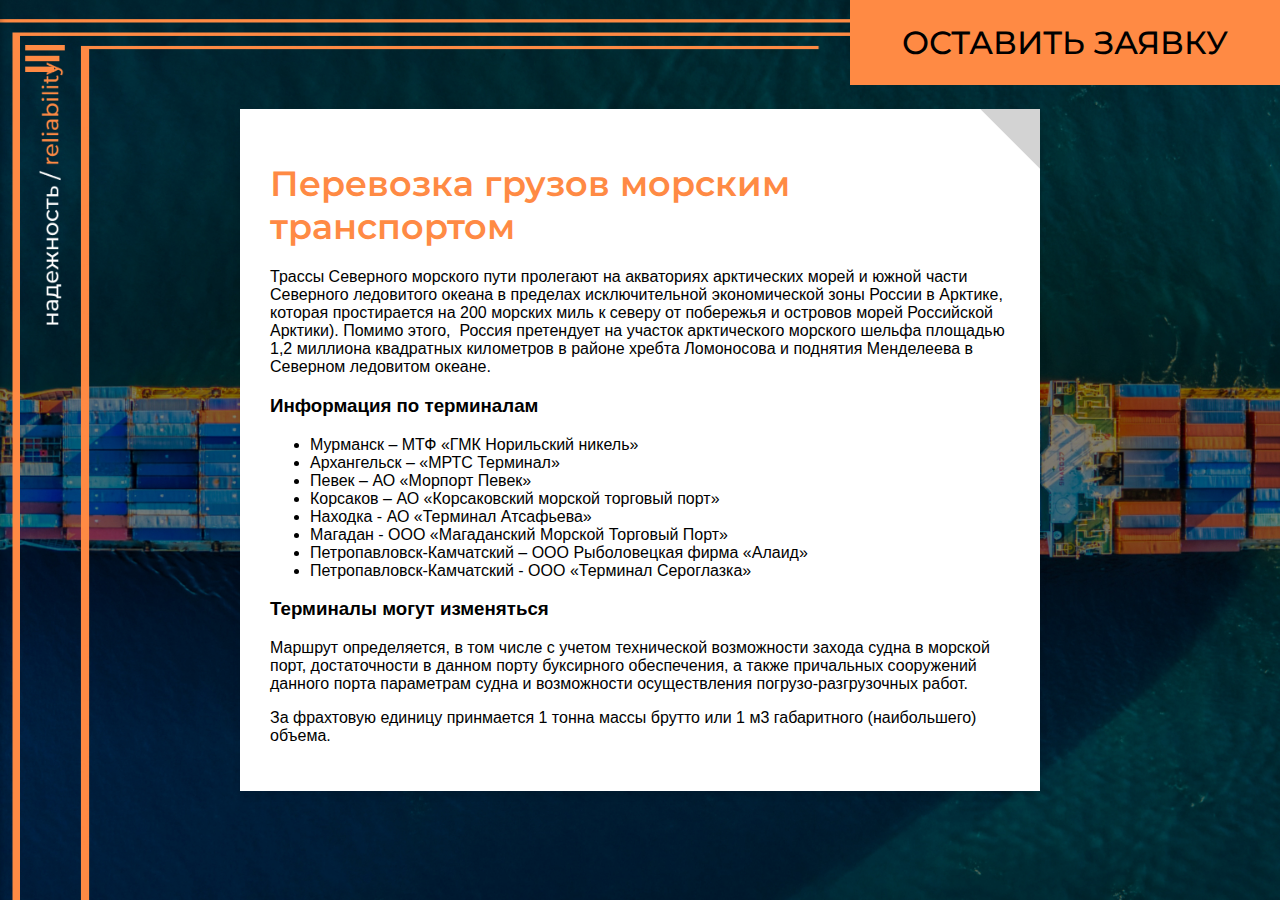
<file: sea-services.html>
<!DOCTYPE html>
<html lang="ru">
<head>
    <meta charset="UTF-8"/>
    <title>Перевозка грузов морским транспортом</title>
    <link rel="stylesheet" href="https://fonts.googleapis.com/css2?family=Montserrat:wght@500;600&display=swap"/>
    <link rel="stylesheet" href="sea-services.css"/>
</head>
<body>
<div class="main-container">
    <div class="background-image"></div>
    <div class="rectangle">
        <button class="ellipse" id="open-form-button">
            <span class="leave-request">ОСТАВИТЬ ЗАЯВКУ</span>
        </button>
        <div class="frame">
            <!-- Иконка бургер-меню -->
        </div>
        <div class="content">
            <h1>Перевозка грузов морским транспортом</h1>
            <p>Трассы Северного морского пути пролегают на акваториях арктических морей и южной части Северного ледовитого океана в пределах исключительной экономической зоны России в Арктике, которая простирается на 200 морских миль к северу от побережья и островов морей Российской Арктики). Помимо этого,  Россия претендует на участок арктического морского шельфа площадью 1,2 миллиона квадратных километров в районе хребта Ломоносова и поднятия Менделеева в Северном ледовитом океане.</p>
            <h3>Информация по терминалам</h3>
            <ul>
                <li>Мурманск – МТФ «ГМК Норильский никель»</li>
                <li>Архангельск – «МРТС Терминал»</li>
                <li>Певек – АО «Морпорт Певек»</li>
                <li>Корсаков – АО «Корсаковский морской торговый порт»</li>
                <li>Находка - АО «Терминал Атсафьева»</li>
                <li>Магадан - ООО «Магаданский Морской Торговый Порт»</li>
                <li>Петропавловск-Камчатский – ООО Рыболовецкая фирма «Алаид»</li>
                <li>Петропавловск-Камчатский - ООО «Терминал Сероглазка»</li>
            </ul>
            <h3>Терминалы могут изменяться</h3>
            <p>Маршрут определяется, в том числе с учетом технической возможности захода судна в морской порт, достаточности в данном порту буксирного
                обеспечения, а также причальных сооружений данного порта параметрам судна и возможности осуществления погрузо-разгрузочных работ.</p>
            <p>За фрахтовую единицу принмается 1 тонна массы брутто или 1 м3 габаритного (наибольшего) объема.</p>
        </div>
    </div>
</div>

<div id="contact-form" class="form-container">
    <div class="form-header">
        <h2>Отправить заявку</h2>
        <span id="close-form" class="close-button">&times;</span>
    </div>
    <form id="contactForm" action="http://localhost:8080/submit_form" method="POST">
        <input type="text" name="name" placeholder="ВАШЕ имя" required>
        <input type="text" name="phone" placeholder="Телефон" required>
        <input type="email" name="email" placeholder="Почта" required>
        <textarea name="message" placeholder="Сообщение" required></textarea>
        <button type="submit">ОТПРАВИТЬ</button>
    </form>
</div>

<!-- Сообщение об успешной отправке -->
<div id="successMessage" style="display: none; position: fixed; top: 50%; left: 50%; transform: translate(-50%, -50%); background-color: #ff8a44; color: white; padding: 20px; border-radius: 8px; box-shadow: 0px 0px 10px rgba(0, 0, 0, 0.1); z-index: 1001; font-family: Montserrat, var(--default-font-family); text-align: center;">
    Спасибо! Ваша заявка отправлена успешно.
</div>

<div id="sidebar-overlay" class="overlay"></div>

<!-- Sidebar меню, которое будет появляться слева -->
<div class="sidebar" id="sidebar">
    <button class="burger-menu-inside">
        <img src="images/burger-on-siteboard.svg" alt="Close" class="burger-icon">
    </button>
    <a href="/" class="sidebar-logo">
        <img src="images/logo.svg" alt="Logo">
    </a>
    <ul class="sidebar-menu">
        <li class="menu-item">О компании</li>
        <li class="menu-item">Услуги</li>
        <li class="menu-item">Документы</li>
        <li class="menu-item">Сотрудничество</li>
        <li class="menu-item">Контакты</li>
        <li class="menu-item">Отзывы</li>
    </ul>
</div>

<script src="reviews.js"></script>
</body>
</html>
</file>
<file: index.css>
:root {
  --default-font-family: 'Montserrat', -apple-system, BlinkMacSystemFont, "Segoe UI", Roboto,
    Ubuntu, "Helvetica Neue", Helvetica, Arial, "PingFang SC",
    "Hiragino Sans GB", "Microsoft Yahei UI", "Microsoft Yahei",
    "Source Han Sans CN", sans-serif;
  --rpx: 100vw / 1920;
  --success-bg-color: #ff8a44; 
  --success-text-color: #ffffff;
}

html, body {
  height: 100%; 
  margin: 0;
  padding: 0;
  background-color: #000;
  overflow: auto;
}

.main-container {
  position: relative;
  width: 100vw;
  height: 100vh; 
  overflow: hidden;
}

.main-container,
.main-container * {
  box-sizing: border-box;
}

input,
select,
textarea,
button {
  outline: 0;
  font-family: var(--default-font-family); 
}

.top-warehouse {
  position: absolute;
  width: 100%;
  height: 100%; 
  top: 0;
  left: 0;
  background: url(images/collage.jpg) no-repeat center;
  background-size: cover;
  z-index: 7;
}

.rectangle {
  position: absolute;
  width: 100%; 
  height: 100%; 
  top: 0;
  left: 0;
  background: rgba(0, 0, 0, 0.4);
  z-index: 8;
}

.flex-row {
  position: relative;
  width: 100%; 
  height: calc(137.33331298828125 * var(--rpx));
  margin: 0 auto;
  z-index: 14;
}

.rectangle-1 {
  position: absolute;
  width: 350px; 
  height: calc(137.19557189941406 * var(--rpx)); 
  top: 0;
  left: 0;
  background: #ffffff;
  z-index: 14;
}

.logo-upscale {
  position: relative;
  width: 90%; 
  height: 70%; 
  background: url(images/logo.svg) no-repeat center;
  background-size: contain; 
  z-index: 16;
  overflow: hidden;
  display: flex; 
  align-items: center; 
  justify-content: center; 
  margin-top: 15px; 
  margin-left: 20px; 
}

.ellipse {
  position: absolute;
  width: calc(650 * var(--rpx)); 
  height: calc(137 * var(--rpx));
  top: 0;
  left: 350px;
  cursor: pointer;
  background: #ff8a44;
  border: none;
  z-index: 13;
  display: flex;
  align-items: center;
  justify-content: center;
}

.leave-request {
  color: #000000;
  font-family: Montserrat, var(--default-font-family);
  font-size: calc(52 * var(--rpx)); 
  font-weight: 500;
  line-height: 1;
  text-align: center;
  white-space: nowrap;
}

.world-delivery {
  display: flex;
  align-items: flex-start;
  justify-content: center;
  position: relative;
  width: calc(893 * var(--rpx));
  height: calc(416 * var(--rpx));
  margin: calc(177.3333740234375 * var(--rpx)) auto 0;
  color: #FFC107; /* Изменение цвета текста на светло-оранжевый */
  font-family: Montserrat, var(--default-font-family);
  font-size: calc(170.66665649414062 * var(--rpx));
  font-weight: 700;
  line-height: calc(207.83460998535156 * var(--rpx));
  text-align: center;
  text-overflow: initial;
  z-index: 17;
  overflow: hidden;
}


/* Стили для формы */
.form-container {
  display: none;
  position: fixed;
  top: 50%;
  left: 50%;
  transform: translate(-50%, -50%);
  width: 90%; /* Обеспечиваем, что форма не выйдет за границы */
  max-width: 400px;
  background-color: white;
  box-shadow: 0px 0px 10px rgba(0, 0, 0, 0.1);
  z-index: 1000;
  padding: 20px;
  border-radius: 8px;
  font-family: var(--default-font-family); /* Применение шрифта к форме */
}

.form-header {
  display: flex;
  justify-content: space-between;
  align-items: center;
  margin-bottom: 20px;
  font-family: var(--default-font-family); /* Применение шрифта к заголовку формы */
}

.close-button {
  cursor: pointer;
  font-size: 24px;
}

.form-container input,
.form-container textarea,
.form-container button {
  width: 100%;
  margin-bottom: 10px;
  padding: 10px;
  border: 1px solid #ccc;
  border-radius: 4px;
  font-family: var(--default-font-family); /* Применение шрифта к полям формы */
  box-sizing: border-box;
}

.form-container button {
  background-color: #ff8a44;
  color: white;
  border: none;
  cursor: pointer;
  font-family: var(--default-font-family); /* Применение шрифта к кнопке */
}

.form-container button:hover {
  background-color: #e77c3c;
}

/* Стили для всплывающего сообщения */
#successMessage {
  display: none;
  position: fixed;
  top: 50%;
  left: 50%;
  transform: translate(-50%, -50%);
  background-color: var(--success-bg-color) !important; /* Оранжевый фон с !important */
  color: var(--success-text-color) !important; /* Белый текст с !important */
  padding: 20px;
  border-radius: 8px;
  box-shadow: 0px 0px 10px rgba(0, 0, 0, 0.1);
  z-index: 1001; /* Выше, чем форма */
  font-family: var(--default-font-family); /* Применение шрифта к сообщению */
  text-align: center;
  max-width: 90%; /* Ограничение ширины для предотвращения вылезания за пределы экрана */
  box-sizing: border-box;
}

/* Дополнительное правило для центрирования */
body {
  display: flex;
  justify-content: center;
  align-items: center;
  height: 100vh;
  margin: 0;
  padding: 0;
}

.burger-menu {
  position: absolute;
  top: 20px;
  right: 100px; /* Сдвигаем бургер-меню левее */
  width: 45px;
  height: 25px;
  display: flex;
  flex-direction: column;
  justify-content: space-between;
  cursor: pointer;
  z-index: 1001;
  background: none;
  border: none;
}

.burger-menu img {
  width: 100%;
  height: auto;
}


.burger-menu .line {
  width: 100%;
  height: 4px;
  background-color: #ff8a44;
  border-radius: 2px;
  transition: all 0.3s ease;
}

.burger-menu .short-line {
  width: 75%; /* Средняя линия короче на 25% */
}

/* Анимация для открытия бургер-меню */
.burger-menu.active .line:nth-child(1) {
  transform: translateY(10px) rotate(45deg);
}

.burger-menu.active .line:nth-child(2) {
  opacity: 0; /* Скрытие средней линии */
}

.burger-menu.active .line:nth-child(3) {
  transform: translateY(-10px) rotate(-45deg);
}

.burger-menu-inside {
  position: absolute;
  top: 20px;
  right: 20px;
  cursor: pointer;
  z-index: 1001;
  background: none;
  border: none;
  display: flex;
  flex-direction: column;
  align-items: center;
}

.burger-menu-inside .line {
  width: 30px;
  height: 4px;
  background-color: #ff8a44;
  margin: 4px 0;
  transition: all 0.3s ease;
}

.sidebar {
  position: fixed;
  top: 0;
  right: -350px; /* Начальная позиция за экраном */
  width: 350px;
  height: 100%;
  background-color: #fff;
  box-shadow: -2px 0 5px rgba(0, 0, 0, 0.2);
  transition: right 0.3s ease;
  z-index: 1000;
  display: flex;
  flex-direction: column;
  align-items: center;
  padding-top: 20px;
}

.sidebar.active {
  right: 0;
}

.sidebar-logo {
  position: absolute;
  top: 80px; /* немного ниже */
  left: 50%; /* центрирование по горизонтали */
  transform: translateX(-50%); /* центрирование по горизонтали */
  width: 80%;
  z-index: 1002;
}

@media (max-width: 768px) {
  .sidebar-logo {
    top: 60px; /* измените значение для маленьких экранов, если нужно */
  }
}

.sidebar-menu {
  list-style: none;
  padding: 0;
  width: 100%;
  text-align: center;
  font-family: 'Montserrat', sans-serif;
  position: absolute;
  top: 50%;
  transform: translateY(-50%);
}

.sidebar-menu .menu-item {
  padding: 25px 0;
  color: #000000;
  cursor: pointer;
  transition: background-color 0.3s, color 0.3s;
  font-weight: 400;
  position: relative;
  font-size: 24px; /* Размер шрифта */
}

.sidebar-menu .menu-item::after {
  content: '';
  position: absolute;
  left: 50%;
  bottom: 0;
  transform: translateX(-50%);
  width: 50%; /* Ширина линии под пунктами меню */
  height: 2px;
  background-color: #ff8a44; /* Цвет линии */
}

.sidebar-menu .menu-item:hover {
  color: #ff8a44;
}

/* Затемняющий слой */
.overlay {
  position: fixed;
  top: 0;
  left: 0;
  width: 100%;
  height: 100%;
  background-color: rgba(0, 0, 0, 0.5); /* Полупрозрачный черный фон */
  z-index: 999; /* Располагается перед основным контентом, но за сайдбаром */
  display: none; /* Скрыт по умолчанию */
  opacity: 0;
  transition: opacity 0.3s ease; /* Плавный переход для затемнения */
}

/* Активное состояние затемняющего слоя */
.overlay.active {
  display: block;
  opacity: 1; /* Затемнение становится видимым */
}

.burger-icon {
  width: 50px; /* Ширина иконки, можно изменить по вашему усмотрению */
  height: 40px; /* Высота иконки */
  cursor: pointer;
}

.burger-menu, .burger-menu-inside {
  background: none;
  border: none;
  z-index: 1001;
  cursor: pointer;
  padding: 0; /* Убираем отступы */
}

.burger-menu {
  position: absolute;
  top: 20px;
  right: 20px;
}

.burger-menu-inside {
  position: absolute;
  top: 20px;
  right: 20px;
  cursor: pointer;
  z-index: 1001;
  background: none;
  border: none;
  display: flex;
  flex-direction: column;
  align-items: center;
}

/* Добавим градиент к фону контейнера */
.rectangle {
  position: absolute;
  width: 100%;
  height: 100%;
  top: 0;
  left: 0;
  background: linear-gradient(135deg, rgba(0, 0, 0, 0.6), rgba(0, 0, 0, 0.2)), url(images/collage.jpg) no-repeat center;
  background-size: cover;
  z-index: 8;
}

/* Анимация для заголовка */
.world-delivery {
  color: white;
  font-size: calc(170.66665649414062 * var(--rpx));
  font-weight: 700;
  text-align: center;
  animation: fadeIn 2s ease-in-out;

  text-shadow: -5px -5px 0 #ff8a44, 5px -5px 0 #ff8a44, -5px 5px 0 #ff8a44, 5px 5px 0 #ff8a44;
}

/* Ключевые кадры для анимации заголовка */
@keyframes fadeIn {
  0% { opacity: 0; transform: translateY(-20px); }
  100% { opacity: 1; transform: translateY(0); }
}

/* Градиентная кнопка "Оставить заявку" */
.ellipse {
  background: linear-gradient(135deg, #ff8a44, #e77c3c);
  transition: background 0.3s ease, transform 0.2s;
}
.ellipse:hover {
  background: linear-gradient(135deg, #e77c3c, #ff8a44);
  transform: scale(1.05);
}

/* Тень и плавность для меню */
.sidebar-menu .menu-item {
  padding: 25px 0;
  font-size: 24px;
  transition: color 0.3s ease, background-color 0.3s ease;
}
.sidebar-menu .menu-item:hover {
  color: #ff8a44;
  background: rgba(255, 138, 68, 0.1);
}

/* Анимация появления для формы */
.form-container {
  animation: scaleUp 0.3s ease-out;
}
@keyframes scaleUp {
  from { transform: scale(0.8); opacity: 0; }
  to { transform: scale(1); opacity: 1; }
}

/* Новая тень для всплывающего сообщения об успешной отправке */
#successMessage {
  box-shadow: 0px 0px 15px rgba(0, 0, 0, 0.3);
}
</file>
<file: about.css>
:root {
  --default-font-family: 'Montserrat', sans-serif;
}

html, body {
  height: 100%;
  margin: 0;
  padding: 0;
  font-family: var(--default-font-family);
  overflow-x: hidden;
}

.main-container {
  width: 100%;
  height: 100%;
  overflow-y: scroll;
  overflow-x: hidden;
}

.section {
  width: 100%;
  height: 100vh;
  position: relative;
  display: flex;
  justify-content: center;
  align-items: center;
  text-align: center;
  padding: 20px;
  box-sizing: border-box;
}

.background-image {
  position: absolute;
  top: 0;
  left: 0;
  width: 100vw;
  height: 100vh;
  background: url('images/about-first.png') no-repeat center center;
  background-size: cover;
  z-index: 1;
}

.ellipse {
  position: fixed;
  width: 430px;
  height: 85px;
  top: 0px;
  right: 0;
  cursor: pointer;
  background: #ff8a44;
  border: none;
  z-index: 10;
  margin: 0;
  padding: 0;
  display: flex;
  align-items: center;
  justify-content: center;
  box-shadow: 0 4px 8px rgba(0, 0, 0, 0.1);
}

.leave-request {
  color: #000000;
  font-family: var(--default-font-family);
  font-size: 32px;
  font-weight: 500;
  text-align: center;
}

.frame {
  display: flex;
  flex-direction: column;
  align-items: flex-end;
  position: fixed;
  width: 40px;
  height: 40px;
  top: 38px;
  left: 25px;
  background: url(images/burgermenu-reverse.svg) no-repeat center;
  background-size: contain;
  z-index: 12;
  cursor: pointer;
}

.text-container {
  position: absolute;
  width: 60%;
  max-width: 800px;
  background-color: #fff;
  padding: 30px 40px;
  left: 50%;
  top: 50%;
  transform: translate(-50%, -50%);
  z-index: 2;
  box-shadow: 0 4px 8px rgba(0, 0, 0, 0.1);
  text-align: left;
  box-sizing: border-box;
}

.text-container::before {
  content: '';
  position: absolute;
  top: 0;
  right: 0;
  width: 60px;
  height: 60px;
  background-color: #d3d3d3;
  clip-path: polygon(100% 0, 0 0, 100% 100%);
  z-index: 3;
}

.documents {
  color: #ff8a44;
  font-family: var(--default-font-family);
  font-size: 36px;
  font-weight: 600;
  margin-bottom: 20px;
}

.description p {
  font-size: 18px;
  color: #000;
  margin-top: 20px;
}

.section#section-2 {
  display: flex;
  align-items: flex-start;
  justify-content: space-between;
  padding: 50px;
  background: #f4f4f4;
}

.rectangle-12 {
  flex-basis: 50%;
  margin-right: 20px;
  background: #ff8a44;
  padding: 20px;
  color: #fff;
  box-shadow: 0px 4px 20px rgba(0, 0, 0, 0.1);
  box-sizing: border-box;
}

.section-image {
  flex-basis: 50%;
  max-width: 50%;
  margin-left: 20px;
  box-sizing: border-box;
}

.section#section-3 {
  background: url('images/section-2-about.png') no-repeat center center;
  background-size: cover;
  display: flex;
  justify-content: flex-start;
  align-items: center;
  text-align: center;
  flex-direction: column;
}

.section#section-3 .content {
  position: relative;
  z-index: 2;
  text-align: center;
  color: #000;
  width: 60%;
  max-width: 800px;
  margin-top: 50px;
}

.section#section-3 .our-task {
  font-size: 36px;
  font-weight: 600;
  color: #ff8a44;
  margin-top: 0;
  margin-bottom: 50px;
}

.section#section-3 .rectangle {
  background-color: #ff8a44;
  padding: 20px;
  display: inline-block;
  text-align: center;
  border-radius: 5px;
  margin-top: 100px;
}

.section#section-3 .reliable-expediter {
  font-family: 'Montserrat', sans-serif;
  font-size: 24px;
  font-weight: 500;
  color: #fff;
  line-height: 1.5;
}

.section#section-4 {
  background: url('images/section-3-about.png') no-repeat center center;
  background-size: cover;
  position: relative;
  display: flex;
  justify-content: center;
  align-items: center;
  text-align: center;
  flex-direction: column;
  position: relative;
}

.section#section-4::before {
  content: '';
  position: absolute;
  top: 0;
  left: 0;
  width: 100%;
  height: 100%;
  background: rgba(0, 0, 0, 0.5);
  z-index: 1;
}

.section#section-4 .header-container {
  position: absolute;
  top: 20px;
  left: 20px;
  z-index: 3;
}

.section#section-4 .clients-vold-deliv {
  font-size: 24px;
  font-weight: 600;
  color: #000; 
  background-color: #ff8a44;
  padding: 10px 20px;
  border-radius: 3px;
}

.section#section-4 .content {
  position: relative;
  z-index: 2;
  text-align: center;
  color: #000;
  width: 60%;
  max-width: 800px;
  margin-top: 50px; 
}

.section#section-4 .rectangle {
  background-color: #ff8a44; 
  padding: 20px;
  display: inline-block;
  text-align: left;
  border-radius: 5px;
}

.section#section-4 .clients-producers-transporters {
  font-family: 'Montserrat', sans-serif;
  font-size: 18px;
  font-weight: 700;
  color: #000;
  line-height: 1.5;
  display: block;
  margin-bottom: 20px;
}

.section#section-4 .train-shipment {
  font-family: 'Montserrat', sans-serif;
  font-size: 18px;
  font-weight: 400;
  color: #000; 
  line-height: 1.5;
  display: block;
  margin-bottom: 20px;
}

.form-container {
  display: none;
  position: fixed;
  top: 50%;
  left: 50%;
  transform: translate(-50%, -50%);
  width: 90%;
  max-width: 400px;
  background-color: white;
  box-shadow: 0px 0px 10px rgba(0, 0, 0, 0.1);
  z-index: 1000;
  padding: 20px;
  border-radius: 8px;
}

.form-header {
  display: flex;
  justify-content: space-between;
  align-items: center;
  margin-bottom: 20px;
}

.close-button {
  cursor: pointer;
  font-size: 24px;
}

.form-container input,
.form-container textarea,
.form-container button {
  width: 100%;
  margin-bottom: 10px;
  padding: 10px;
  border: 1px solid #ccc;
  border-radius: 4px;
  box-sizing: border-box;
}

.form-container button {
  background-color: #ff8a44;
  color: white;
  border: none;
  cursor: pointer;
}

.form-container button:hover {
  background-color: #e77c3c;
}

/* Стили для бокового меню */
.sidebar {
  position: fixed;
  top: 0;
  left: -350px; 
  width: 350px;
  height: 100%;
  background-color: #fff;
  box-shadow: 2px 0 5px rgba(0, 0, 0, 0.2);
  transition: left 0.3s ease;
  z-index: 1000;
  display: flex;
  flex-direction: column;
  align-items: center;
  padding-top: 20px;
}

.sidebar.active {
  left: 0; 
}

.sidebar-logo {
  position: absolute;
  top: 80px; 
  left: 50%; 
  transform: translateX(-50%); 
  width: 80%;
  z-index: 1002;
}

@media (max-width: 768px) {
  .sidebar-logo {
      top: 60px; 
  }
}

.sidebar-menu {
  list-style: none;
  padding: 0;
  width: 100%;
  text-align: center;
  font-family: Montserrat, sans-serif;
  position: absolute;
  top: 50%;
  transform: translateY(-50%);
}

.sidebar-menu .menu-item {
  padding: 25px 0;
  color: #000000;
  cursor: pointer;
  transition: background-color 0.3s, color 0.3s;
  font-weight: 400;
  position: relative;
  font-size: 24px; 
}

.sidebar-menu .menu-item::after {
  content: '';
  position: absolute;
  left: 50%;
  bottom: 0;
  transform: translateX(-50%);
  width: 50%; 
  height: 2px;
  background-color: #ff8a44; 
}

.sidebar-menu .menu-item:hover {
  color: #ff8a44;
}

/* Затемняющий слой */
.overlay {
  position: fixed;
  top: 0;
  left: 0;
  width: 100%;
  height: 100%;
  background-color: rgba(0, 0, 0, 0.5);
  z-index: 999; 
  display: none; 
  opacity: 0;
  transition: opacity 0.3s ease; 
}

.overlay.active {
  display: block;
  opacity: 1;
}

.burger-menu-inside {
  position: absolute;
  top: 20px;
  right: 20px;
  cursor: pointer;
  z-index: 1001;
  background: none;
  border: none;
  display: flex;
  flex-direction: column;
  align-items: center;
}
</file>
<file: contacts.css>
:root {
    --default-font-family: -apple-system, BlinkMacSystemFont, "Segoe UI", Roboto,
      Ubuntu, "Helvetica Neue", Helvetica, Arial, "PingFang SC",
      "Hiragino Sans GB", "Microsoft Yahei UI", "Microsoft Yahei",
      "Source Han Sans CN", sans-serif;
}

html, body {
    height: 100%;
    margin: 0;
    padding: 0;
    overflow: auto; /* Разрешить прокрутку */
    font-family: var(--default-font-family);
  }
  

.main-container {
    position: relative;
    width: 100%;
    height: 100%;
    overflow: hidden;
}


.background-image {
    position: absolute;
    top: 0;
    left: 0;
    width: 100vw;
    height: 100vh;
    background: url(images/contact-pic.png) no-repeat center center;
    background-size: cover;
    background-position: center top; 
    background-attachment: fixed;
    z-index: 1;
}


.rectangle {
    position: relative;
    width: 800px;
    height: 250px;
    max-width: 1200px;
    margin: 230.914px auto 0 auto; 
    background: #ffffff;
    z-index: 2;
    padding: 40px;
    box-shadow: 0 4px 8px rgba(0, 0, 0, 0.1);
    overflow: hidden;
}

.rectangle::before {
    content: '';
    position: absolute;
    top: 0;
    right: 0;
    width: 60px;
    height: 60px;
    background-color: #d3d3d3;
    clip-path: polygon(100% 0, 0 0, 100% 100%);
    z-index: 2;
}

.contacts-content {
    position: relative;
    z-index: 14;
    color: #000;
}

.contacts-1 {
    font-size: 38px;
    font-weight: 600;
    color: #ff8a44;
    text-align: center;
    margin-bottom: 20px;
    font-family: Montserrat, var(--default-font-family);
}

.contact-block {
    display: flex;
    justify-content: space-between;
    align-items: center;
    width: 100%;
    font-family: Montserrat, var(--default-font-family);
    padding: 20px 0;
}

.text-3, .text-4, .text-5 {
    color: #000000;
    font-size: 20px;
    font-weight: 500;
    text-align: left;
    margin: 0;
    white-space: nowrap;
    overflow: hidden;
    text-overflow: ellipsis;
}

.contacts-info {
    display: flex;
    flex-direction: column;
    gap: 20px;
    align-items: center;
    position: relative;
    padding-top: 40px;
    padding-bottom: 40px;
}

.ellipse {
    position: fixed;
    width: 430px;
    height: 85px;
    top: 0px; /* Позиционирование кнопки */
    right: 0;
    cursor: pointer;
    background: #ff8a44;
    border: none;
    z-index: 10;
    margin: 0;
    padding: 0;
    display: flex;
    align-items: center;
    justify-content: center;
}

.leave-request {
    color: #000000;
    font-family: Montserrat, var(--default-font-family);
    font-size: 32px;
    font-weight: 500;
    text-align: center;
}

.form-container {
    display: none;
    position: fixed;
    top: 50%;
    left: 50%;
    transform: translate(-50%, -50%);
    width: 90%;
    max-width: 400px;
    background-color: white;
    box-shadow: 0px 0px 10px rgba(0, 0, 0, 0.1);
    z-index: 1000;
    padding: 20px;
    border-radius: 8px;
    font-family: Montserrat, var(--default-font-family);
}

.form-header {
    display: flex;
    justify-content: space-between;
    align-items: center;
    margin-bottom: 20px;
    font-family: Montserrat, var(--default-font-family);
}

.close-button {
    cursor: pointer;
    font-size: 24px;
}

.form-container input,
.form-container textarea,
.form-container button {
    width: 100%;
    margin-bottom: 10px;
    padding: 10px;
    border: 1px solid #ccc;
    border-radius: 4px;
    font-family: Montserrat, var(--default-font-family);
    box-sizing: border-box;
}

.form-container button {
    background-color: #ff8a44;
    color: white;
    border: none;
    cursor: pointer;
    font-family: Montserrat, var(--default-font-family);
}

.form-container button:hover {
    background-color: #e77c3c;
}

.sidebar {
    position: fixed;
    top: 0;
    left: -350px;
    width: 350px;
    height: 100%;
    background-color: #fff;
    box-shadow: 2px 0 5px rgba(0, 0, 0, 0.2);
    transition: left 0.3s ease;
    z-index: 1000;
    display: flex;
    flex-direction: column;
    align-items: center;
    padding-top: 20px;
}

.sidebar.active {
    left: 0;
}

.sidebar-logo {
    position: absolute;
    top: 80px;
    left: 50%;
    transform: translateX(-50%);
    width: 80%;
    z-index: 1002;
}

@media (max-width: 768px) {
    .sidebar-logo {
        top: 60px;
    }
}

.sidebar-menu {
    list-style: none;
    padding: 0;
    width: 100%;
    text-align: center;
    font-family: Montserrat, sans-serif;
    position: absolute;
    top: 50%;
    transform: translateY(-50%);
}

.sidebar-menu .menu-item {
    padding: 25px 0;
    color: #000000;
    cursor: pointer;
    transition: background-color 0.3s, color 0.3s;
    font-weight: 400;
    position: relative;
    font-size: 24px;
}

.sidebar-menu .menu-item::after {
    content: '';
    position: absolute;
    left: 50%;
    bottom: 0;
    transform: translateX(-50%);
    width: 50%;
    height: 2px;
    background-color: #ff8a44;
}

.sidebar-menu .menu-item:hover {
    color: #ff8a44;
}

.overlay {
    position: fixed;
    top: 0;
    left: 0;
    width: 100%;
    height: 100%;
    background-color: rgba(0, 0, 0, 0.5);
    z-index: 999;
    display: none;
    opacity: 0;
    transition: opacity 0.3s ease;
}

.overlay.active {
    display: block;
    opacity: 1;
}

.burger-menu-inside {
    position: absolute;
    top: 20px;
    right: 20px;
    cursor: pointer;
    z-index: 1001;
    background: none;
    border: none;
    display: flex;
    flex-direction: column;
    align-items: center;
}

.frame {
    display: flex;
    flex-direction: column;
    align-items: center;
    justify-content: center;
    position: fixed;
    width: 40px;
    height: 40px;
    top: 38px;
    left: 25px;
    background: url(images/burgermenu-reverse.svg) no-repeat center;
    background-size: contain;
    z-index: 12;
    margin: 0;
    padding: 0;
    cursor: pointer;
}


.orange-stripes {
    position: absolute;
    top: 40px;
    right: 480px; 
    width: 300px;
    height: 2px;
    background-color: #ff8a44;
    z-index: 15;
}

.orange-stripes::before {
    content: '';
    position: absolute;
    top: 10px; 
    left: 0;
    width: 300px;
    height: 2px;
    background-color: #ff8a44;
    z-index: 15;
}
</file>
<file: documents.css>
:root {
  --default-font-family: 'Montserrat', sans-serif;
}

html, body {
  height: 100%;
  margin: 0;
  padding: 0;
  overflow: auto; /* Разрешить прокрутку */
  font-family: var(--default-font-family);
}


.main-container {
  position: relative;
  width: 100%;
  height: 100%;
  overflow: hidden;
}

.background-image {
  position: absolute;
  top: 0;
  left: 0;
  width: 100vw;
  height: 100vh;
  background: url(images/contact-pic.png) no-repeat center center;
  background-size: cover;
  background-position: center top; 
  background-attachment: fixed;
  z-index: 1;
}

.ellipse {
  position: fixed;
  width: 430px;
  height: 85px;
  top: 0px;
  right: 0;
  cursor: pointer;
  background: #ff8a44;
  border: none;
  z-index: 10;
  margin: 0;
  padding: 0;
  display: flex;
  align-items: center;
  justify-content: center;
}

.leave-request {
  color: #000000;
  font-family: var(--default-font-family);
  font-size: 32px;
  font-weight: 500;
  text-align: center;
}

.frame {
  display: flex;
  flex-direction: column;
  align-items: flex-end;
  position: fixed;
  width: 40px;
  height: 40px;
  top: 38px;
  left: 25px;
  background: url(images/burgermenu-reverse.svg) no-repeat center;
  background-size: contain;
  z-index: 12;
  cursor: pointer;
}

.text-container {
  position: absolute;
  width: 60%;
  max-width: 800px;
  background-color: #fff;
  padding: 30px 40px 80px 40px; /* Увеличиваем отступ снизу */
  left: 50%;
  top: 50%;
  transform: translate(-50%, -50%); /* Центрирование по вертикали и горизонтали */
  z-index: 2;
  box-shadow: 0 4px 8px rgba(0, 0, 0, 0.1);
  text-align: left;
}

.text-container::before {
  content: '';
  position: absolute;
  top: 0;
  right: 0;
  width: 60px;
  height: 60px;
  background-color: #d3d3d3;
  clip-path: polygon(100% 0, 0 0, 100% 100%);
  z-index: 3;
}

.documents {
  color: #ff8a44;
  font-family: var(--default-font-family);
  font-size: 36px;
  font-weight: 600;
  line-height: 1.2em;
  margin-bottom: 20px; /* Добавляем отступ снизу заголовка */
}

.transportation-agreement ul {
  list-style-type: disc;
  padding-left: 20px;
  margin: 0;
}

.transportation-agreement {
  margin-bottom: 10px; /* Отступ снизу списка */
}

.transportation-agreement li {
  margin-bottom: 15px; /* Отступ между элементами списка */
  font-size: 18px;
  color: #000;
  margin-top: 40px;
}

.form-container {
  display: none;
  position: fixed;
  top: 50%;
  left: 50%;
  transform: translate(-50%, -50%);
  width: 90%;
  max-width: 400px;
  background-color: white;
  box-shadow: 0px 0px 10px rgba(0, 0, 0, 0.1);
  z-index: 1000;
  padding: 20px;
  font-family: var(--default-font-family);
}

.form-header {
  display: flex;
  justify-content: space-between;
  align-items: center;
  margin-bottom: 20px;
}

.close-button {
  cursor: pointer;
  font-size: 24px;
}

.form-container input,
.form-container textarea,
.form-container button {
  width: 100%;
  margin-bottom: 10px;
  padding: 10px;
  border: 1px solid #ccc;
  border-radius: 4px;
}

.form-container button {
  background-color: #ff8a44;
  color: white;
  cursor: pointer;
  border: none;
}

.overlay {
  position: fixed;
  top: 0;
  left: 0;
  width: 100%;
  height: 100%;
  background-color: rgba(0, 0, 0, 0.5);
  z-index: 999;
  display: none;
  opacity: 0;
  transition: opacity 0.3s ease;
}

.overlay.active {
  display: block;
  opacity: 1;
}

.sidebar {
  position: fixed;
  top: 0;
  left: -350px;
  width: 350px;
  height: 100%;
  background-color: #fff;
  box-shadow: 2px 0 5px rgba(0, 0, 0, 0.2);
  transition: left 0.3s ease;
  z-index: 1000;
  display: flex;
  flex-direction: column;
  align-items: center;
  padding-top: 20px;
}

.sidebar.active {
  left: 0;
}

.sidebar-logo {
  position: absolute;
  top: 80px;
  left: 50%;
  transform: translateX(-50%);
  width: 80%;
  z-index: 1002;
}

@media (max-width: 768px) {
  .sidebar-logo {
    top: 60px;
  }
}

.sidebar-menu {
  list-style: none;
  padding: 0;
  width: 100%;
  text-align: center;
  font-family: var(--default-font-family);
  position: absolute;
  top: 50%;
  transform: translateY(-50%);
}

.sidebar-menu .menu-item {
  padding: 25px 0;
  color: #000000;
  cursor: pointer;
  transition: background-color 0.3s, color 0.3s;
  font-weight: 400;
  position: relative;
  font-size: 24px;
}

.sidebar-menu .menu-item::after {
  content: '';
  position: absolute;
  left: 50%;
  bottom: 0;
  transform: translateX(-50%);
  width: 50%;
  height: 2px;
  background-color: #ff8a44;
}

.sidebar-menu .menu-item:hover {
  color: #ff8a44;
}

.burger-menu-inside {
  position: absolute;
  top: 20px;
  right: 20px;
  cursor: pointer;
  z-index: 1001;
  background: none;
  border: none;
  display: flex;
  flex-direction: column;
  align-items: center;
}

/* Новый стиль для кнопки "Скачать презентацию" */
.rectangle-e {
  position: fixed;
  width: 430px;
  height: 85px;
  bottom: 0px;
  right: 0;
  cursor: pointer;
  background: #ff8a44;
  border: none;
  z-index: 10;
  margin: 0;
  padding: 0;
  display: flex;
  align-items: center;
  justify-content: center;
  text-decoration: none;
}

.download-presentation {
  color: #000000;
  font-family: var(--default-font-family);
  font-size: 32px;
  font-weight: 500;
  text-align: center;
  text-decoration: none;
}

.rectangle-e:hover .download-presentation {
  text-decoration: none;
}

@media (max-width: 768px) {
  .ellipse {
    width: 100%;
    height: 70px;
    top: 10px;
    right: 0;
    font-size: 24px;
  }
  
  .rectangle-e {
    width: 100%;
    height: 70px;
    bottom: 10px;
    right: 0;
    font-size: 24px;
  }
}
</file>
<file: partnership.css>
:root {
    --default-font-family: -apple-system, BlinkMacSystemFont, "Segoe UI", Roboto,
    Ubuntu, "Helvetica Neue", Helvetica, Arial, "PingFang SC",
    "Hiragino Sans GB", "Microsoft Yahei UI", "Microsoft Yahei",
    "Source Han Sans CN", sans-serif;
}

html, body {
    height: 100%;
    margin: 0;
    padding: 0;
    overflow: auto; /* Разрешить прокрутку */
    font-family: var(--default-font-family);
  }
  

.main-container {
    position: relative;
    width: 100%;
    height: 100%;
    display: flex;
    align-items: center;
    justify-content: center;
    background-color: #f5f5f5;
}

.background-image {
    position: absolute;
    top: 0;
    left: 0;
    width: 100vw;
    height: 100vh;
    background: url(images/partnership-pic.png) no-repeat center center;
    background-size: cover;
    background-position: center top; 
    background-attachment: fixed;
    z-index: 1;
}

.rectangle {
    position: relative;
    width: 90%;
    max-width: 740px;
    height: auto;
    background: #ffffff;
    z-index: 3;
    padding: 30px;
    box-shadow: 0 4px 8px rgba(0, 0, 0, 0.1);
    text-align: left;
    display: flex;
    flex-direction: column;
    justify-content: flex-start;
    margin-right: 0;
    margin-top: 0;
}

.rectangle::before {
    content: '';
    position: absolute;
    top: 0;
    right: 0;
    width: 60px;
    height: 60px;
    background-color: #d3d3d3;
    clip-path: polygon(100% 0, 0 0, 100% 100%);
    z-index: 2;
}

.contacts-content {
    position: relative;
    z-index: 4;
    color: #000;
}

.contacts-1 {
    font-size: 35px;
    font-weight: 600;
    color: #ff8a44;
    text-align: left;
    margin-bottom: 20px;
    padding-top: 0;
    font-family: Montserrat, var(--default-font-family);
}

.contact-block {
    display: block;
    width: 100%;
    font-family: Montserrat, var(--default-font-family);
    padding: 0;
}

.text-3 {
    color: #000000;
    font-size: 16px;
    font-weight: 500;
    text-align: left;
    margin: 10px 0;
    white-space: pre-wrap;
}

.text-bold {
    font-weight: 800;
    position: relative;
    left: 0px;
}

.bullet-points {
    list-style-type: disc;
    margin-left: 20px;
    color: #000000;
    font-size: 16px;
    font-weight: 500;
    line-height: 1.6;
    padding-left: 15px;
}

.bullet-points li {
    margin-bottom: 10px;
}

.bullet-points li:last-child {
    margin-bottom: 0;
}

.contacts-info {
    display: flex;
    flex-direction: column;
    align-items: flex-start;
    padding-top: 10px;
    padding-bottom: 10px;
}

.ellipse {
    position: fixed;
    width: 430px;
    height: 85px;
    top: 0px;
    right: 0;
    cursor: pointer;
    background: #ff8a44;
    border: none;
    z-index: 10;
    margin: 0;
    padding: 0;
    display: flex;
    align-items: center;
    justify-content: center;
}

.leave-request {
    color: #000000;
    font-family: Montserrat, var(--default-font-family);
    font-size: 32px;
    font-weight: 500;
    text-align: center;
}

.form-container {
    display: none;
    position: fixed;
    top: 50%;
    left: 50%;
    transform: translate(-50%, -50%);
    width: 90%;
    max-width: 400px;
    background-color: white;
    box-shadow: 0px 0px 10px rgba(0, 0, 0, 0.1);
    z-index: 1000;
    padding: 20px;
    border-radius: 8px;
    font-family: Montserrat, var(--default-font-family);
}

.form-header {
    display: flex;
    justify-content: space-between;
    align-items: center;
    margin-bottom: 20px;
    font-family: Montserrat, var(--default-font-family);
}

.close-button {
    cursor: pointer;
    font-size: 24px;
}

.form-container input,
.form-container textarea,
.form-container button {
    width: 100%;
    margin-bottom: 10px;
    padding: 10px;
    font-size: 16px;
    border: 1px solid #ccc;
    border-radius: 4px;
    font-family: Montserrat, var(--default-font-family);
}

.form-container button {
    background-color: #ff8a44;
    color: white;
    cursor: pointer;
    border: none;
    font-family: Montserrat, var(--default-font-family);
}

.overlay {
    position: fixed;
    top: 0;
    left: 0;
    width: 100%;
    height: 100%;
    background-color: rgba(0, 0, 0, 0.5);
    z-index: 999;
    display: none;
    opacity: 0;
    transition: opacity 0.3s ease;
}

.overlay.active {
    display: block;
    opacity: 1;
}

.sidebar {
    position: fixed;
    top: 0;
    left: -350px;
    width: 350px;
    height: 100%;
    background-color: #fff;
    box-shadow: 2px 0 5px rgba(0, 0, 0, 0.2);
    transition: left 0.3s ease;
    z-index: 1000;
    display: flex;
    flex-direction: column;
    align-items: center;
    padding-top: 20px;
}

.sidebar.active {
    left: 0;
}

.sidebar-logo {
    position: absolute;
    top: 80px;
    left: 50%;
    transform: translateX(-50%);
    width: 80%;
    z-index: 1002;
}

@media (max-width: 768px) {
    .rectangle {
        width: 95%;
        padding: 20px;
    }

    .ellipse {
        width: 100%;
        height: 70px;
        top: 10px;
        right: 0;
        font-size: 24px;
    }
}

.sidebar-logo {
    top: 60px;
}

.sidebar-menu {
    list-style: none;
    padding: 0;
    width: 100%;
    text-align: center;
    font-family: Montserrat, sans-serif;
    position: absolute;
    top: 50%;
    transform: translateY(-50%);
}

.sidebar-menu .menu-item {
    padding: 25px 0;
    color: #000000;
    cursor: pointer;
    transition: background-color 0.3s, color 0.3s;
    font-weight: 400;
    position: relative;
    font-size: 24px;
}

.sidebar-menu .menu-item::after {
    content: '';
    position: absolute;
    left: 50%;
    bottom: 0;
    transform: translateX(-50%);
    width: 50%;
    height: 2px;
    background-color: #ff8a44;
}

.sidebar-menu .menu-item:hover {
    color: #ff8a44;
}

.burger-menu-inside {
    position: absolute;
    top: 20px;
    right: 20px;
    cursor: pointer;
    z-index: 1001;
    background: none;
    border: none;
    display: flex;
    flex-direction: column;
    align-items: center;
}

.frame {
    display: flex;
    flex-direction: column;
    align-items: center;
    justify-content: center;
    position: fixed;
    width: 40px;
    height: 40px;
    top: 38px;
    left: 25px;
    background: url(images/burgermenu-reverse.svg) no-repeat center;
    background-size: contain;
    z-index: 12;
    margin: 0;
    padding: 0;
    cursor: pointer;
}

.orange-stripes {
    position: absolute;
    top: 40px;
    right: 480px;
    width: 300px;
    height: 2px;
    background-color: #ff8a44;
    z-index: 15;
}

.orange-stripes::before {
    content: '';
    position: absolute;
    top: 10px;
    left: 0;
    width: 300px;
    height: 2px;
    background-color: #ff8a44;
    z-index: 15;
}
</file>
<file: railway-services.css>
:root {
    --default-font-family: -apple-system, BlinkMacSystemFont, "Segoe UI", Roboto,
    Ubuntu, "Helvetica Neue", Helvetica, Arial, "PingFang SC",
    "Hiragino Sans GB", "Microsoft Yahei UI", "Microsoft Yahei",
    "Source Han Sans CN", sans-serif;
}

html, body {
    height: 100%;
    margin: 0;
    padding: 0;
    overflow: auto; /* Разрешить прокрутку */
    font-family: var(--default-font-family);
  }
  

.main-container {
    position: relative;
    width: 100%;
    height: 100%;
    display: flex;
    align-items: center;
    justify-content: center;
    background-color: #f5f5f5;
}

.background-image {
    position: absolute;
    top: 0;
    left: 0;
    width: 100vw;
    height: 100vh;
    background: url(images/jd.jpg) no-repeat center center;
    background-size: cover;
    background-position: center top; 
    background-attachment: fixed;
    z-index: 1;
}

.rectangle {
    position: relative;
    width: 90%;
    max-width: 740px;
    height: auto;
    background: #ffffff;
    z-index: 3;
    padding: 30px;
    box-shadow: 0 4px 8px rgba(0, 0, 0, 0.1);
    text-align: left;
    display: flex;
    flex-direction: column;
    justify-content: flex-start;
    margin-right: 0;
    margin-top: 0;
}

.rectangle::before {
    content: '';
    position: absolute;
    top: 0;
    right: 0;
    width: 60px;
    height: 60px;
    background-color: #d3d3d3;
    clip-path: polygon(100% 0, 0 0, 100% 100%);
    z-index: 2;
}

.contacts-content {
    position: relative;
    z-index: 4;
    color: #000;
}

.contacts-1 {
    font-size: 35px;
    font-weight: 600;
    color: #ff8a44;
    text-align: left;
    margin-bottom: 20px;
    padding-top: 0;
    font-family: Montserrat, var(--default-font-family);
}

.contact-block {
    display: block;
    width: 100%;
    font-family: Montserrat, var(--default-font-family);
    padding: 0;
}

.text-3 {
    color: #000000;
    font-size: 16px;
    font-weight: 500;
    text-align: left;
    margin: 10px 0;
    white-space: pre-wrap;
}

.text-bold {
    font-weight: 800;
    position: relative;
    left: 0px;
}

.bullet-points {
    list-style-type: disc;
    margin-left: 20px;
    color: #000000;
    font-size: 16px;
    font-weight: 500;
    line-height: 1.6;
    padding-left: 15px;
}

.bullet-points li {
    margin-bottom: 10px;
}

.bullet-points li:last-child {
    margin-bottom: 0;
}

.contacts-info {
    display: flex;
    flex-direction: column;
    align-items: flex-start;
    padding-top: 10px;
    padding-bottom: 10px;
}

.ellipse {
    position: fixed;
    width: 430px;
    height: 85px;
    top: 0px;
    right: 0;
    cursor: pointer;
    background: #ff8a44;
    border: none;
    z-index: 10;
    margin: 0;
    padding: 0;
    display: flex;
    align-items: center;
    justify-content: center;
}

.leave-request {
    color: #000000;
    font-family: Montserrat, var(--default-font-family);
    font-size: 32px;
    font-weight: 500;
    text-align: center;
}

.form-container {
    display: none;
    position: fixed;
    top: 50%;
    left: 50%;
    transform: translate(-50%, -50%);
    width: 90%;
    max-width: 400px;
    background-color: white;
    box-shadow: 0px 0px 10px rgba(0, 0, 0, 0.1);
    z-index: 1000;
    padding: 20px;
    border-radius: 8px;
    font-family: Montserrat, var(--default-font-family);
}

.form-header {
    display: flex;
    justify-content: space-between;
    align-items: center;
    margin-bottom: 20px;
    font-family: Montserrat, var(--default-font-family);
}

.close-button {
    cursor: pointer;
    font-size: 24px;
}

.form-container input,
.form-container textarea,
.form-container button {
    width: 100%;
    margin-bottom: 10px;
    padding: 10px;
    font-size: 16px;
    border: 1px solid #ccc;
    border-radius: 4px;
    font-family: Montserrat, var(--default-font-family);
}

.form-container button {
    background-color: #ff8a44;
    color: white;
    cursor: pointer;
    border: none;
    font-family: Montserrat, var(--default-font-family);
}

.overlay {
    position: fixed;
    top: 0;
    left: 0;
    width: 100%;
    height: 100%;
    background-color: rgba(0, 0, 0, 0.5);
    z-index: 999;
    display: none;
    opacity: 0;
    transition: opacity 0.3s ease;
}

.overlay.active {
    display: block;
    opacity: 1;
}

.sidebar {
    position: fixed;
    top: 0;
    left: -350px;
    width: 350px;
    height: 100%;
    background-color: #fff;
    box-shadow: 2px 0 5px rgba(0, 0, 0, 0.2);
    transition: left 0.3s ease;
    z-index: 1000;
    display: flex;
    flex-direction: column;
    align-items: center;
    padding-top: 20px;
}

.sidebar.active {
    left: 0;
}

.sidebar-logo {
    position: absolute;
    top: 80px;
    left: 50%;
    transform: translateX(-50%);
    width: 80%;
    z-index: 1002;
}

@media (max-width: 768px) {
    .rectangle {
        width: 95%;
        padding: 20px;
    }

    .ellipse {
        width: 100%;
        height: 70px;
        top: 10px;
        right: 0;
        font-size: 24px;
    }
}

.sidebar-logo {
    top: 60px;
}

.sidebar-menu {
    list-style: none;
    padding: 0;
    width: 100%;
    text-align: center;
    font-family: Montserrat, sans-serif;
    position: absolute;
    top: 50%;
    transform: translateY(-50%);
}

.sidebar-menu .menu-item {
    padding: 25px 0;
    color: #000000;
    cursor: pointer;
    transition: background-color 0.3s, color 0.3s;
    font-weight: 400;
    position: relative;
    font-size: 24px;
}

.sidebar-menu .menu-item::after {
    content: '';
    position: absolute;
    left: 50%;
    bottom: 0;
    transform: translateX(-50%);
    width: 50%;
    height: 2px;
    background-color: #ff8a44;
}

.sidebar-menu .menu-item:hover {
    color: #ff8a44;
}

.burger-menu-inside {
    position: absolute;
    top: 20px;
    right: 20px;
    cursor: pointer;
    z-index: 1001;
    background: none;
    border: none;
    display: flex;
    flex-direction: column;
    align-items: center;
}

.frame {
    display: flex;
    flex-direction: column;
    align-items: center;
    justify-content: center;
    position: fixed;
    width: 40px;
    height: 40px;
    top: 38px;
    left: 25px;
    background: url(images/burgermenu-reverse.svg) no-repeat center;
    background-size: contain;
    z-index: 12;
    margin: 0;
    padding: 0;
    cursor: pointer;
}

.orange-stripes {
    position: absolute;
    top: 40px;
    right: 480px;
    width: 300px;
    height: 2px;
    background-color: #ff8a44;
    z-index: 15;
}

.orange-stripes::before {
    content: '';
    position: absolute;
    top: 10px;
    left: 0;
    width: 300px;
    height: 2px;
    background-color: #ff8a44;
    z-index: 15;
}

.additional-section {
    background-color: #fff; /* Белый фон */
    padding: 20px; /* Отступы вокруг секции */
    margin-top: 20px; /* Отступ сверху */
}

.section-title {
    font-size: 24px; /* Размер шрифта заголовка */
    color: #ff8a44; /* Цвет заголовка */
    margin-bottom: 15px; /* Отступ под заголовком */
}

.grid-container {
    display: grid;
    grid-template-columns: repeat(3, 1fr); /* Три колонки */
    gap: 10px; /* Отступы между блоками */
}

.info-block {
    background: #f5f5f5; /* Светло-серый фон для блоков информации */
    padding: 10px; /* Внутренние отступы блоков */
    border-radius: 5px; /* Скругление углов */
}

.info-block h3 {
    font-size: 18px; /* Размер шрифта заголовков внутри блоков */
    color: #333; /* Цвет текста заголовков */
}

.info-block ul {
    list-style-type: disc; /* Стиль маркеров списка */
    margin-left: 20px; /* Отступ слева у списка */
}

.info-block ul li {
    margin-bottom: 5px; /* Отступ между пунктами списка */
}

.over-dimensional-block {
    background-color: #f5f5f5; /* Белый фон для блока */
    margin-top: 20px; /* Отступ сверху */
    padding: 20px; /* Внутренние отступы */
    text-align: center; /* Выравнивание текста по центру */
    box-shadow: 0 4px 8px rgba(0,0,0,0.1); /* Тень для блока */
    border-radius: 5px; /* Скругление углов */
}

.over-dimensional-block h3 {
    margin-bottom: 15px; /* Отступ под заголовком */
    font-size: 24px; /* Размер шрифта заголовка */
    color: black; /* Цвет заголовка */
}

.image-container {
    text-align: center; /* Выравнивание изображения по центру */
    padding: 20px; /* Отступы вокруг контейнера */
}

.responsive-image {
    max-width: 100%; /* Максимальная ширина изображения - 100% от родительского элемента */
    height: auto; /* Высота автоматически подстраивается под ширину */
}


@media (max-width: 768px) {
    .grid-container {
        grid-template-columns: 1fr; /* Одна колонка на мобильных устройствах */
    }
}
</file>
<file: rental-services.css>
:root {
    --default-font-family: -apple-system, BlinkMacSystemFont, "Segoe UI", Roboto,
    Ubuntu, "Helvetica Neue", Helvetica, Arial, "PingFang SC",
    "Hiragino Sans GB", "Microsoft Yahei UI", "Microsoft Yahei",
    "Source Han Sans CN", sans-serif;
}

html, body {
    height: 100%;
    margin: 0;
    padding: 0;
    overflow: auto; /* Разрешить прокрутку */
    font-family: var(--default-font-family);
    background-color: #f5f5f5;
}

.main-container {
    position: relative;
    width: 100%;
    height: 100%;
    display: flex;
    align-items: center;
    justify-content: center;
}

.background-image {
    position: absolute;
    top: 0;
    left: 0;
    width: 100vw;
    height: 100vh;
    background: url('images/rental-serv.jpg') no-repeat center center;
    background-size: cover;
    background-position: center top; 
    background-attachment: scroll;
    z-index: 1;
}

.rectangle {
    position: relative;
    width: 90%;
    max-width: 740px;
    height: auto;
    background: #ffffff;
    z-index: 3;
    padding: 30px;
    box-shadow: 0 4px 8px rgba(0, 0, 0, 0.1);
    text-align: left;
    display: flex;
    flex-direction: column;
    justify-content: flex-start;
}

.rectangle::before {
    content: '';
    position: absolute;
    top: 0;
    right: 0;
    width: 60px;
    height: 60px;
    background-color: #d3d3d3;
    clip-path: polygon(100% 0, 0 0, 100% 100%);
    z-index: 2;
}

h1 {
    font-size: 28px; /* Установим размер заголовка поменьше */
    font-weight: bold; /* Жирный шрифт для заголовка */
    color: #ff8a44; /* Оранжевый цвет */
    text-align: left;
}

ul {
    list-style-type: none; /* Убрать маркеры */
    margin: 0;
    padding: 0;
    font-size: 18px;
    color: #333;
}

li {
    margin-bottom: 10px;
    line-height: 1.5;
}

li::before {
    content: "• ";
    color: #ff8a44; /* Оранжевые маркеры для списка */
}

p {
    font-size: 18px;
    color: #666;
    margin-top: 20px;
    margin-bottom: 20px;
}

/* Остальные стили */
.contacts-content {
    position: relative;
    z-index: 4;
    color: #000;
}

.text-3 {
    color: #000000;
    font-size: 16px;
    font-weight: 500;
    text-align: left;
    margin: 10px 0;
    white-space: pre-wrap;
}

.text-bold {
    font-weight: 800;
    position: relative;
    left: 0px;
}

.bullet-points {
    list-style-type: disc;
    margin-left: 20px;
    color: #000000;
    font-size: 16px;
    font-weight: 500;
    line-height: 1.6;
    padding-left: 15px;
}

.bullet-points li {
    margin-bottom: 10px;
}

.bullet-points li:last-child {
    margin-bottom: 0;
}

.contacts-info {
    display: flex;
    flex-direction: column;
    align-items: flex-start;
    padding-top: 10px;
    padding-bottom: 10px;
}

.ellipse {
    position: fixed;
    width: 430px;
    height: 85px;
    top: 0px;
    right: 0;
    cursor: pointer;
    background: #ff8a44;
    border: none;
    z-index: 10;
    margin: 0;
    padding: 0;
    display: flex;
    align-items: center;
    justify-content: center;
}

.leave-request {
    color: #000000;
    font-family: Montserrat, var(--default-font-family);
    font-size: 32px;
    font-weight: 500;
    text-align: center;
}

.form-container {
    display: none;
    position: fixed;
    top: 50%;
    left: 50%;
    transform: translate(-50%, -50%);
    width: 90%;
    max-width: 400px;
    background-color: white;
    box-shadow: 0px 0px 10px rgba(0, 0, 0, 0.1);
    z-index: 1000;
    padding: 20px;
    border-radius: 8px;
    font-family: Montserrat, var(--default-font-family);
}

.form-header {
    display: flex;
    justify-content: space-between;
    align-items: center;
    margin-bottom: 20px;
    font-family: Montserrat, var(--default-font-family);
}

.form-container input,
.form-container textarea,
.form-container button {
    width: 100%;
    margin-bottom: 10px;
    padding: 10px;
    font-size: 16px;
    border: 1px solid #ccc;
    border-radius: 4px;
    font-family: Montserrat, var(--default-font-family);
}

.form-container button {
    background-color: #ff8a44;
    color: white;
    cursor: pointer;
    border: none;
    font-family: Montserrat, var(--default-font-family);
}

.overlay {
    position: fixed;
    top: 0;
    left: 0;
    width: 100%;
    height: 100%;
    background-color: rgba(0, 0, 0, 0.5);
    z-index: 999;
    display: none;
    opacity: 0;
    transition: opacity 0.3s ease;
}

.overlay.active {
    display: block;
    opacity: 1;
}

.sidebar {
    position: fixed;
    top: 0;
    left: -350px;
    width: 350px;
    height: 100%;
    background-color: #fff;
    box-shadow: 2px 0 5px rgba(0, 0, 0, 0.2);
    transition: left 0.3s ease;
    z-index: 1000;
    display: flex;
    flex-direction: column;
    align-items: center;
    padding-top: 20px;
}

.sidebar.active {
    left: 0;
}

.sidebar-logo {
    position:absolute;
    top: 80px;
    left: 50%;
    transform: translateX(-50%);
    width: 80%;
    z-index: 1002;
}

.sidebar-menu {
    list-style: none;
    padding: 0;
    width: 100%;
    text-align: center;
    font-family: Montserrat, sans-serif;
    position:absolute;
    top: 50%;
    transform: translateY(-50%);
}

.sidebar-menu .menu-item {
    padding: 25px 0;
    color: #000000;
    cursor: pointer;
    transition: background-color 0.3s, color 0.3s;
    font-weight: 400;
    position: relative;
    font-size: 24px;
}

.sidebar-menu .menu-item::after {
    content: '';
    position:absolute;
    left: 50%;
    bottom: 0;
    transform: translateX(-50%);
    width: 50%;
    height: 2px;
    background-color: #ff8a44;
}

.sidebar-menu .menu-item:hover {
    color: #ff8a44;
}

.burger-menu-inside {
    position:absolute;
    top: 20px;
    right: 20px;
    cursor: pointer;
    z-index: 1001;
    background: none;
    border: none;
    display: flex;
    flex-direction: column;
    align-items: center;
}


.frame {
    display: flex;
    flex-direction: column;
    align-items: center;
    justify-content: center;
    position: fixed;
    width: 40px;
    height: 40px;
    top: 38px;
    left: 25px;
    background: url(images/burgermenu-reverse.svg) no-repeat center;
    background-size: contain;
    z-index: 12;
    margin: 0;
    padding: 0;
    cursor: pointer;
}

.orange-stripes {
    position:absolute;
    top: 40px;
    right: 480px;
    width: 300px;
    height: 2px;
    background-color: #ff8a44;
    z-index: 15;
}

.orange-stripes::before {
    content: '';
    position:absolute;
    top: 10px;
    left: 0;
    width: 300px;
    height: 2px;
    background-color: #ff8a44;
    z-index: 15;
}

@media (max-width: 768px) {
    .rectangle {
        width: 95%;
        padding: 20px;
    }

    .ellipse {
        width: 100%;
        height: 70px;
        top: 10px;
        right: 0;
        font-size: 24px;
    }
}
/* Добавлено оформление для новой секции с изображением */
.map-section {
    width: 100%;
    padding: 50px 0;
    display: flex;
    justify-content: center;
    background-color: #ffffff; /* фон, если карта не загрузится */
}

.styled-map {
    max-width: 90%; /* подходит для большинства экранов */
    box-shadow: 0 4px 8px rgba(0, 0, 0, 0.1); /* тень для более выраженного внешнего вида */
    border: 1px solid #ddd; /* тонкая граница вокруг карты */
    border-radius: 4px; /* скругление углов */
}
</file>
<file: reviews.css>
:root {
    --default-font-family: -apple-system, BlinkMacSystemFont, "Segoe UI", Roboto,
      Ubuntu, "Helvetica Neue", Helvetica, Arial, "PingFang SC",
      "Hiragino Sans GB", "Microsoft Yahei UI", "Microsoft Yahei",
      "Source Han Sans CN", sans-serif;
}

html, body {
    height: 100%;
    margin: 0;
    padding: 0;
    overflow: auto; /* Разрешить прокрутку */
    font-family: var(--default-font-family);
  }
  

.main-container {
    position: relative;
    width: 100%;
    height: 100%;
    background: #ffffff;
    overflow: hidden;
}

.jonathan-kemper-unsplash {
    position: fixed;
    top: 0;
    left: 0;
    width: 100vw;
    height: 100vh;
    background: url(images/review-pic.png) no-repeat center top;
    background-size: cover;
    z-index: 1;
}

.rectangle {
    position: absolute;
    width: 100%;
    height: 100%;
    top: 0;
    left: 0;
    background: rgba(0, 0, 0, 0.1);
    z-index: 2;
}

.ellipse {
    position: fixed;
    width: 430px;
    height: 85px; 
    top: -5px; 
    right: 0;
    cursor: pointer;
    background: #ff8a44;
    border: none;
    z-index: 10;
    margin: 0;
    padding: 0;
    display: flex;
    align-items: center;
    justify-content: center;
}

.leave-request {
    color: #000000;
    font-family: Montserrat, var(--default-font-family);
    font-size: 32px;
    font-weight: 500;
    text-align: center;
}




.frame {
    display: flex;
    flex-direction: column;
    align-items: center;
    justify-content: center;
    position: fixed;
    width: 40px; 
    height: 40px; 
    top: 40px; 
    left: 25px; 
    background: url(images/burgermenu-reverse.svg) no-repeat center;
    background-size: contain; 
    z-index: 12;
    margin: 0; 
    padding: 0;
    cursor: pointer; 
}

.rectangle-1 {
    position: absolute;
    width: 100%;
    height: 80%;
    top: 20%;
    left: 0;
    background: #ffffff;
    z-index: 8;
}

.reviews-2 {
    display: flex;
    align-items: flex-start;
    justify-content: flex-start;
    position: absolute;
    height: 40px; 
    top: 50px;
    left: 50px;
    color: #ff8a44;
    font-family: Montserrat, var(--default-font-family);
    font-size: 36px;
    font-weight: 600;
    text-align: left;
}

.form-container {
    display: none;
    position: fixed;
    top: 50%;
    left: 50%;
    transform: translate(-50%, -50%);
    width: 90%; 
    max-width: 400px;
    background-color: white;
    box-shadow: 0px 0px 10px rgba(0, 0, 0, 0.1);
    z-index: 1000;
    padding: 20px;
    border-radius: 8px;
    font-family: Montserrat, var(--default-font-family); 
}

.form-header {
    display: flex;
    justify-content: space-between;
    align-items: center;
    margin-bottom: 20px;
    font-family: Montserrat, var(--default-font-family); 
}

.close-button {
    cursor: pointer;
    font-size: 24px;
}

.form-container input,
.form-container textarea,
.form-container button {
    width: 100%;
    margin-bottom: 10px;
    padding: 10px;
    border: 1px solid #ccc;
    border-radius: 4px;
    font-family: Montserrat, var(--default-font-family); 
    box-sizing: border-box;
}

.form-container button {
    background-color: #ff8a44;
    color: white;
    border: none;
    cursor: pointer;
    font-family: Montserrat, var(--default-font-family); 
}

.form-container button:hover {
    background-color: #e77c3c;
}

/* Стили для бокового меню */
.sidebar {
    position: fixed;
    top: 0;
    left: -350px; 
    width: 350px;
    height: 100%;
    background-color: #fff;
    box-shadow: 2px 0 5px rgba(0, 0, 0, 0.2);
    transition: left 0.3s ease;
    z-index: 1000;
    display: flex;
    flex-direction: column;
    align-items: center;
    padding-top: 20px;
}

.sidebar.active {
    left: 0; 
}

.sidebar-logo {
    position: absolute;
    top: 80px; 
    left: 50%; 
    transform: translateX(-50%); 
    width: 80%;
    z-index: 1002;
}

@media (max-width: 768px) {
    .sidebar-logo {
        top: 60px; 
    }
}

.sidebar-menu {
    list-style: none;
    padding: 0;
    width: 100%;
    text-align: center;
    font-family: Montserrat, sans-serif;
    position: absolute;
    top: 50%;
    transform: translateY(-50%);
}

.sidebar-menu .menu-item {
    padding: 25px 0;
    color: #000000;
    cursor: pointer;
    transition: background-color 0.3s, color 0.3s;
    font-weight: 400;
    position: relative;
    font-size: 24px; 
}

.sidebar-menu .menu-item::after {
    content: '';
    position: absolute;
    left: 50%;
    bottom: 0;
    transform: translateX(-50%);
    width: 50%; 
    height: 2px;
    background-color: #ff8a44; 
}

.sidebar-menu .menu-item:hover {
    color: #ff8a44;
}

/* Затемняющий слой */
.overlay {
    position: fixed;
    top: 0;
    left: 0;
    width: 100%;
    height: 100%;
    background-color: rgba(0, 0, 0, 0.5);
    z-index: 999; 
    display: none; 
    opacity: 0;
    transition: opacity 0.3s ease; 
}


.overlay.active {
    display: block;
    opacity: 1;
}

.burger-menu-inside {
    position: absolute;
    top: 20px;
    right: 20px;
    cursor: pointer;
    z-index: 1001;
    background: none;
    border: none;
    display: flex;
    flex-direction: column;
    align-items: center;
}
</file>
<file: sea-services.css>
:root {
    --default-font-family: -apple-system, BlinkMacSystemFont, "Segoe UI", Roboto,
    Ubuntu, "Helvetica Neue", Helvetica, Arial, "PingFang SC",
    "Hiragino Sans GB", "Microsoft Yahei UI", "Microsoft Yahei",
    "Source Han Sans CN", sans-serif;
}

html, body {
    height: 100%;
    margin: 0;
    padding: 0;
    overflow: auto; /* Разрешить прокрутку */
    font-family: var(--default-font-family);
}

.main-container {
    position: relative;
    width: 100%;
    height: 100%;
    display: flex;
    align-items: center;
    justify-content: center;
    background-color: #f5f5f5;
}

.background-image {
    position: absolute;
    top: 0;
    left: 0;
    width: 100vw;
    height: 100vh;
    background: url(images/sea-serv.jpg) no-repeat center center;
    background-size: cover;
    background-position: center top; 
    background-attachment: fixed;
    z-index: 1;
}

.rectangle {
    position: relative;
    width: 90%;
    max-width: 740px;
    height: auto;
    background: #ffffff;
    z-index: 3;
    padding: 30px;
    box-shadow: 0 4px 8px rgba(0, 0, 0, 0.1);
    text-align: left;
    display: flex;
    flex-direction: column;
    justify-content: flex-start;
    margin-right: 0;
    margin-top: 0;
}

.rectangle::before {
    content: '';
    position: absolute;
    top: 0;
    right: 0;
    width: 60px;
    height: 60px;
    background-color: #d3d3d3;
    clip-path: polygon(100% 0, 0 0, 100% 100%);
    z-index: 2;
}

h1 {
    font-size: 35px;
    font-weight: 600;
    color: #ff8a44; /* Оранжевый цвет заголовка */
    text-align: left;
    margin-bottom: 20px;
    padding-top: 0;
    font-family: Montserrat, var(--default-font-family);
}

.contacts-content {
    position: relative;
    z-index: 4;
    color: #000;
}

.text-3 {
    color: #000000;
    font-size: 16px;
    font-weight: 500;
    text-align: left;
    margin: 10px 0;
    white-space: pre-wrap;
}

.text-bold {
    font-weight: 800;
    position: relative;
    left: 0px;
}

.bullet-points {
    list-style-type: disc;
    margin-left: 20px;
    color: #000000;
    font-size: 16px;
    font-weight: 500;
    line-height: 1.6;
    padding-left: 15px;
}

.bullet-points li {
    margin-bottom: 10px;
}

.bullet-points li:last-child {
    margin-bottom: 0;
}

.contacts-info {
    display: flex;
    flex-direction: column;
    align-items: flex-start;
    padding-top: 10px;
    padding-bottom: 10px;
}

.ellipse {
    position: fixed;
    width: 430px;
    height: 85px;
    top: 0px;
    right: 0;
    cursor: pointer;
    background: #ff8a44;
    border: none;
    z-index: 10;
    margin: 0;
    padding: 0;
    display: flex;
    align-items: center;
    justify-content: center;
}

.leave-request {
    color: #000000;
    font-family: Montserrat, var(--default-font-family);
    font-size: 32px;
    font-weight: 500;
    text-align: center;
}

.form-container {
    display: none;
    position: fixed;
    top: 50%;
    left: 50%;
    transform: translate(-50%, -50%);
    width: 90%;
    max-width: 400px;
    background-color: white;
    box-shadow: 0px 0px 10px rgba(0, 0, 0, 0.1);
    z-index: 1000;
    padding: 20px;
    border-radius: 8px;
    font-family: Montserrat, var(--default-font-family);
}

.form-header {
    display: flex;
    justify-content: space-between;
    align-items: center;
    margin-bottom: 20px;
    font-family: Montserrat, var(--default-font-family);
}

.form-container input,
.form-container textarea,
.form-container button {
    width: 100%;
    margin-bottom: 10px;
    padding: 10px;
    font-size: 16px;
    border: 1px solid #ccc;
    border-radius: 4px;
    font-family: Montserrat, var(--default-font-family);
}

.form-container button {
    background-color: #ff8a44;
    color: white;
    cursor: pointer;
    border: none;
    font-family: Montserrat, var(--default-font-family);
}

.overlay {
    position: fixed;
    top: 0;
    left: 0;
    width: 100%;
    height: 100%;
    background-color: rgba(0, 0, 0, 0.5);
    z-index: 999;
    display: none;
    opacity: 0;
    transition: opacity 0.3s ease;
}

.overlay.active {
    display: block;
    opacity: 1;
}

.sidebar {
    position: fixed;
    top: 0;
    left: -350px;
    width: 350px;
    height: 100%;
    background-color: #fff;
    box-shadow: 2px 0 5px rgba(0, 0, 0, 0.2);
    transition: left 0.3s ease;
    z-index: 1000;
    display: flex;
    flex-direction: column;
    align-items: center;
    padding-top: 20px;
}

.sidebar.active {
    left: 0;
}

.sidebar-logo {
    position:absolute;
    top: 80px;
    left: 50%;
    transform: translateX(-50%);
    width: 80%;
    z-index: 1002;
}

.sidebar-menu {
    list-style: none;
    padding: 0;
    width: 100%;
    text-align: center;
    font-family: Montserrat, sans-serif;
    position:absolute;
    top: 50%;
    transform: translateY(-50%);
}

.sidebar-menu .menu-item {
    padding: 25px 0;
    color: #000000;
    cursor: pointer;
    transition: background-color 0.3s, color 0.3s;
    font-weight: 400;
    position: relative;
    font-size: 24px;
}

.sidebar-menu .menu-item::after {
    content: '';
    position:absolute;
    left: 50%;
    bottom: 0;
    transform: translateX(-50%);
    width: 50%;
    height: 2px;
    background-color: #ff8a44;
}

.sidebar-menu .menu-item:hover {
    color: #ff8a44;
}

.burger-menu-inside {
    position:absolute;
    top: 20px;
    right: 20px;
    cursor: pointer;
    z-index: 1001;
    background: none;
    border: none;
    display: flex;
    flex-direction: column;
    align-items: center;
}

.frame {
    display: flex;
    flex-direction: column;
    align-items: center;
    justify-content: center;
    position: fixed;
    width: 40px;
    height: 40px;
    top: 38px;
    left: 25px;
    background: url(images/burgermenu-reverse.svg) no-repeat center;
    background-size: contain;
    z-index: 12;
    margin: 0;
    padding: 0;
    cursor: pointer;
}

.orange-stripes {
    position:absolute;
    top: 40px;
    right: 480px;
    width: 300px;
    height: 2px;
    background-color: #ff8a44;
    z-index: 15;
}

.orange-stripes::before {
    content: '';
    position:absolute;
    top: 10px;
    left: 0;
    width: 300px;
    height: 2px;
    background-color: #ff8a44;
    z-index: 15;
}

@media (max-width: 768px) {
    .rectangle {
        width: 95%;
        padding: 20px;
    }

    .ellipse {
        width: 100%;
        height: 70px;
        top: 10px;
        right: 0;
        font-size: 24px;
    }
}
</file>
